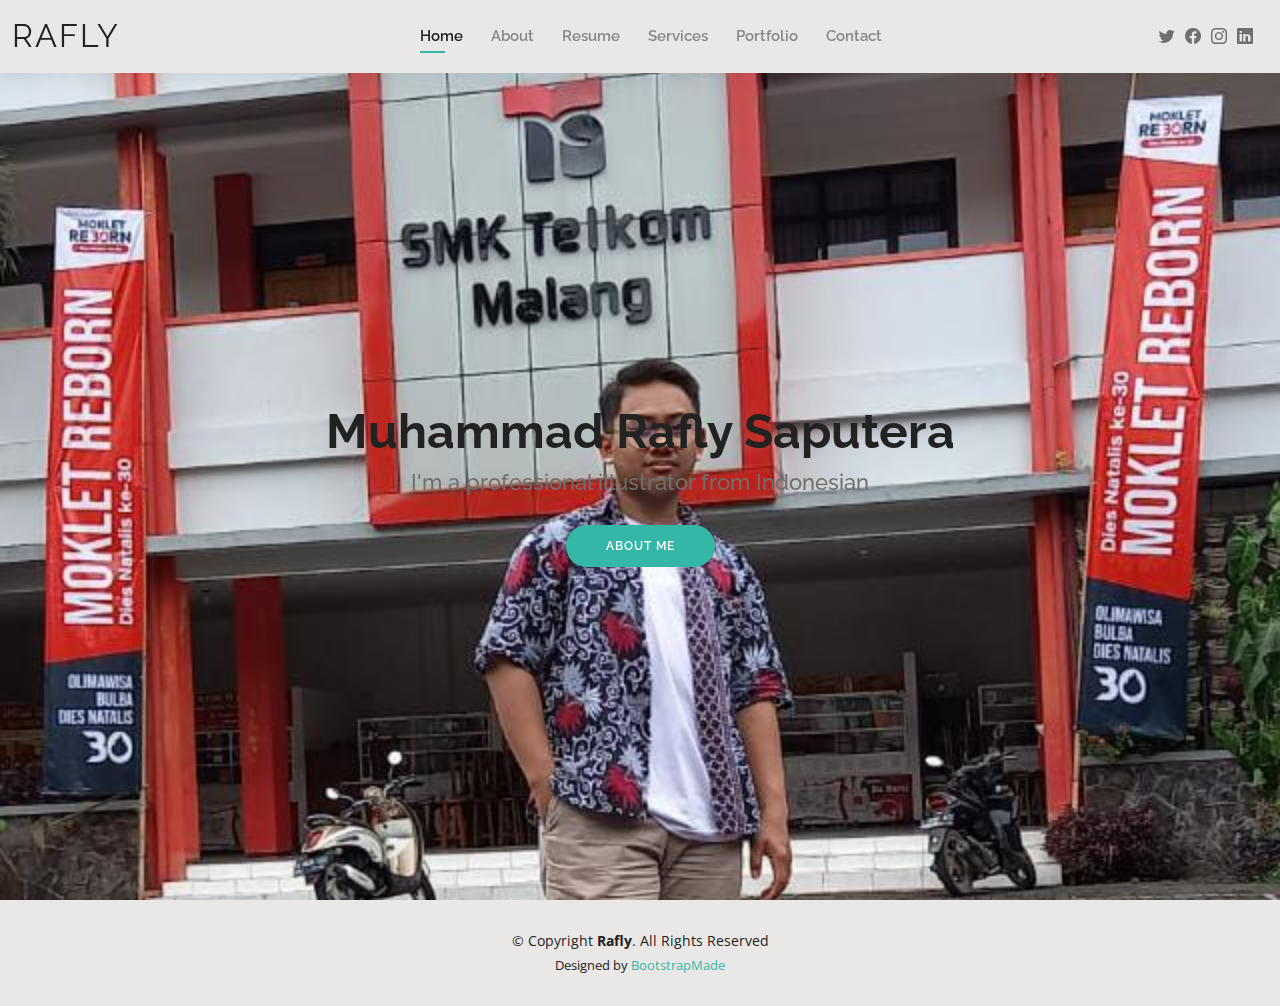
<file: index.html>
<!DOCTYPE html>
<html lang="en">

<head>
  <meta charset="utf-8">
  <meta content="width=device-width, initial-scale=1.0" name="viewport">

  <title>Portofolio Details - Rafly</title>
  <meta content="" name="description">
  <meta content="" name="keywords">

  <!-- Favicons -->
  <link href="assets/img/favicon.png" rel="icon">
  <link href="assets/img/apple-touch-icon.png" rel="apple-touch-icon">

  <!-- Google Fonts -->
  <link href="https://fonts.googleapis.com/css?family=Open+Sans:300,300i,400,400i,600,600i,700,700i|Raleway:300,300i,400,400i,500,500i,600,600i,700,700i|Poppins:300,300i,400,400i,500,500i,600,600i,700,700i" rel="stylesheet">

  <!-- Vendor CSS Files -->
  <link href="assets/vendor/aos/aos.css" rel="stylesheet">
  <link href="assets/vendor/bootstrap/css/bootstrap.min.css" rel="stylesheet">
  <link href="assets/vendor/bootstrap-icons/bootstrap-icons.css" rel="stylesheet">
  <link href="assets/vendor/boxicons/css/boxicons.min.css" rel="stylesheet">
  <link href="assets/vendor/glightbox/css/glightbox.min.css" rel="stylesheet">
  <link href="assets/vendor/swiper/swiper-bundle.min.css" rel="stylesheet">

  <!-- Template Main CSS File -->
  <link href="assets/css/style.css" rel="stylesheet">

  <!-- =======================================================
  * Template Name: Kelly - v4.10.0
  * Template URL: https://bootstrapmade.com/kelly-free-bootstrap-cv-resume-html-template/
  * Author: BootstrapMade.com
  * License: https://bootstrapmade.com/license/
  ======================================================== -->
</head>

<body>

  <!-- ======= Header ======= -->
  <header id="header" class="fixed-top">
    <div class="container-fluid d-flex justify-content-between align-items-center">

      <h1 class="logo me-auto me-lg-0"><a href="index.html">Rafly</a></h1>
      <!-- Uncomment below if you prefer to use an image logo -->
      <!-- <a href="index.html" class="logo"><img src="assets/img/logo.png" alt="" class="img-fluid"></a>-->

      <nav id="navbar" class="navbar order-last order-lg-0">
        <ul>
          <li><a class="active" href="index.html">Home</a></li>
          <li><a href="about.html">About</a></li>
          <li><a href="resume.html">Resume</a></li>
          <li><a href="services.html">Services</a></li>
          <li><a href="portfolio.html">Portfolio</a></li>
          <li><a href="contact.html">Contact</a></li>
        </ul>
        <i class="bi bi-list mobile-nav-toggle"></i>
      </nav><!-- .navbar -->

      <div class="header-social-links">
        <a href="#" class="twitter"><i class="bi bi-twitter"></i></a>
        <a href="#" class="facebook"><i class="bi bi-facebook"></i></a>
        <a href="#" class="instagram"><i class="bi bi-instagram"></i></a>
        <a href="#" class="linkedin"><i class="bi bi-linkedin"></i></i></a>
      </div>

    </div>

  </header><!-- End Header -->

  <!-- ======= Hero Section ======= -->
  <section id="hero" class="d-flex align-items-center">
    <div class="container d-flex flex-column align-items-center" data-aos="zoom-in" data-aos-delay="100">
      <h1>Muhammad Rafly Saputera</h1>
      <h2>I'm a professional illustrator from Indonesian</h2>
      <a href="about.html" class="btn-about">About Me</a>
    </div>
  </section><!-- End Hero -->

  <!-- ======= Footer ======= -->
  <footer id="footer">
    <div class="container">
      <div class="copyright">
        &copy; Copyright <strong><span>Rafly</span></strong>. All Rights Reserved
      </div>
      <div class="credits">
        <!-- All the links in the footer should remain intact. -->
        <!-- You can delete the links only if you purchased the pro version. -->
        <!-- Licensing information: https://bootstrapmade.com/license/ -->
        <!-- Purchase the pro version with working PHP/AJAX contact form: https://bootstrapmade.com/kelly-free-bootstrap-cv-resume-html-template/ -->
        Designed by <a href="https://bootstrapmade.com/">BootstrapMade</a>
      </div>
    </div>
  </footer><!-- End  Footer -->

  <div id="preloader"></div>
  <a href="#" class="back-to-top d-flex align-items-center justify-content-center"><i class="bi bi-arrow-up-short"></i></a>

  <!-- Vendor JS Files -->
  <script src="assets/vendor/purecounter/purecounter_vanilla.js"></script>
  <script src="assets/vendor/aos/aos.js"></script>
  <script src="assets/vendor/bootstrap/js/bootstrap.bundle.min.js"></script>
  <script src="assets/vendor/glightbox/js/glightbox.min.js"></script>
  <script src="assets/vendor/isotope-layout/isotope.pkgd.min.js"></script>
  <script src="assets/vendor/swiper/swiper-bundle.min.js"></script>
  <script src="assets/vendor/waypoints/noframework.waypoints.js"></script>
  <script src="assets/vendor/php-email-form/validate.js"></script>

  <!-- Template Main JS File -->
  <script src="assets/js/main.js"></script>

</body>

</html>
</file>
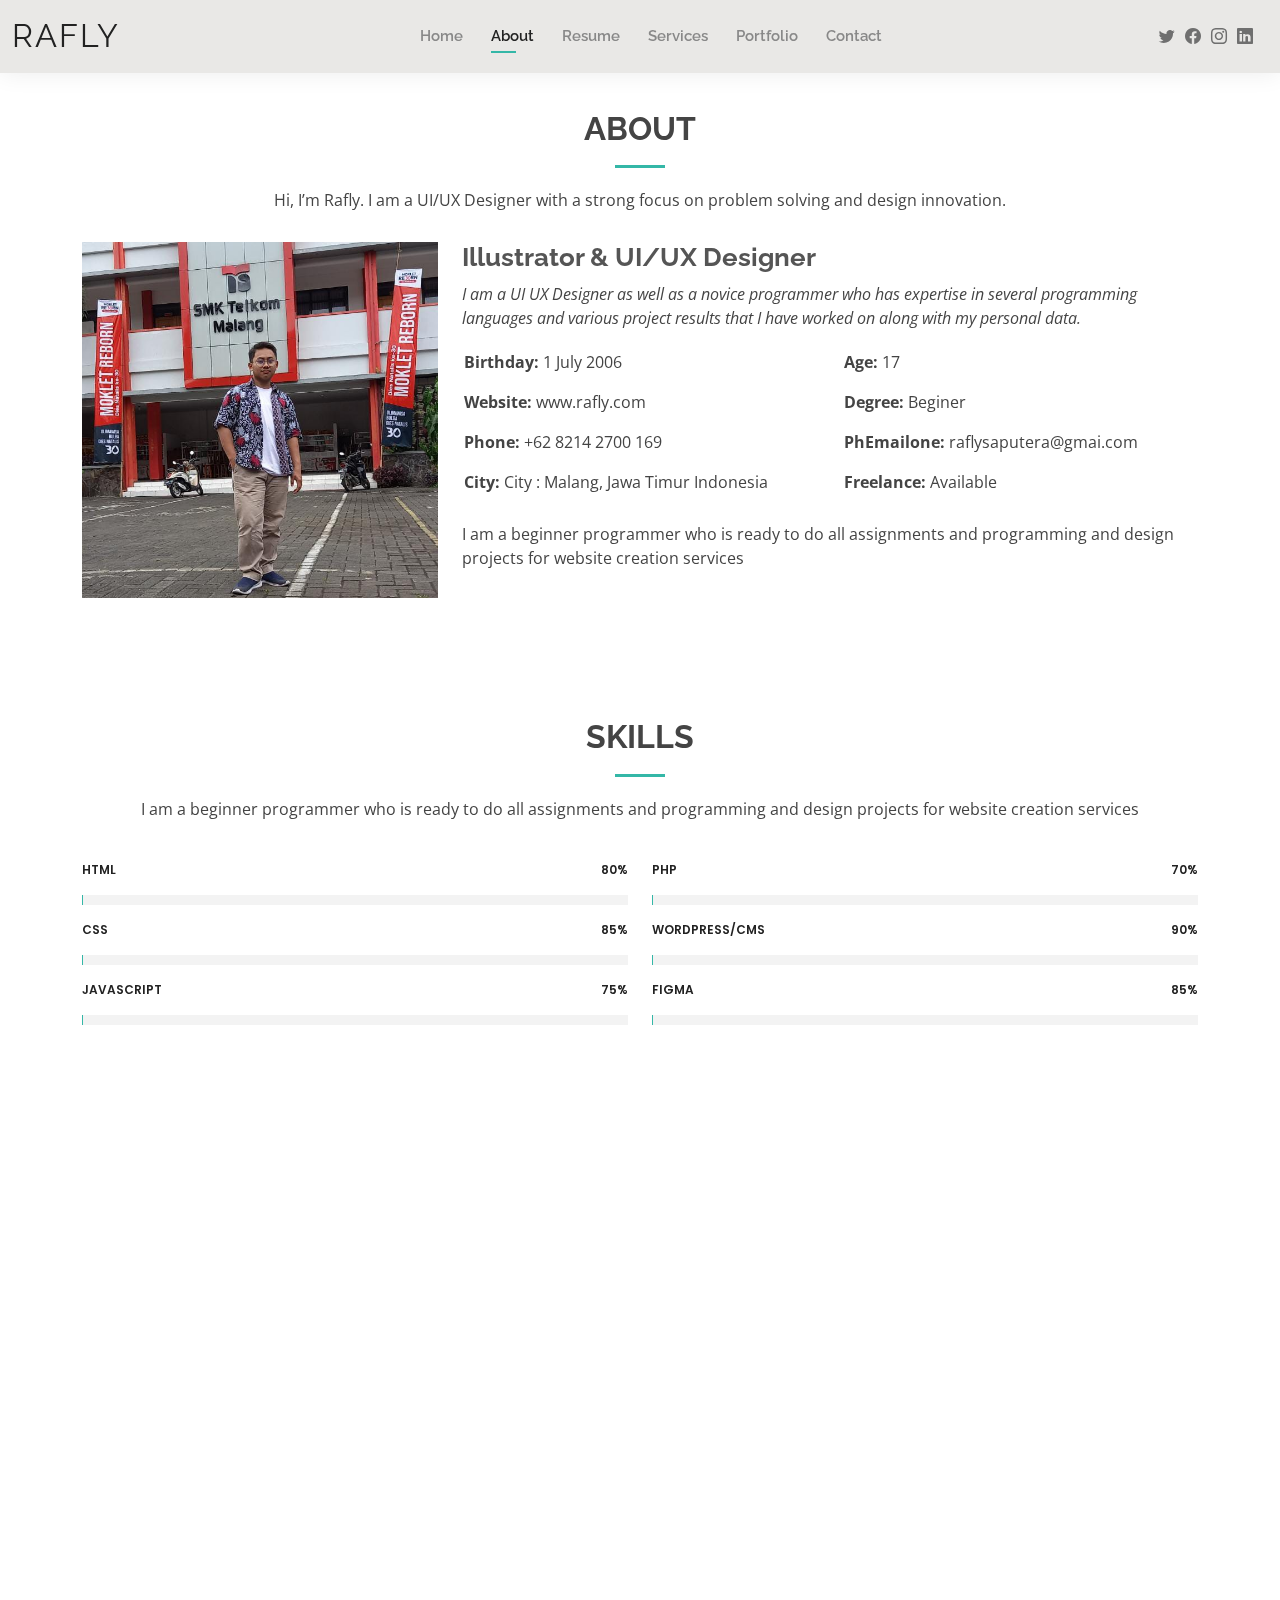
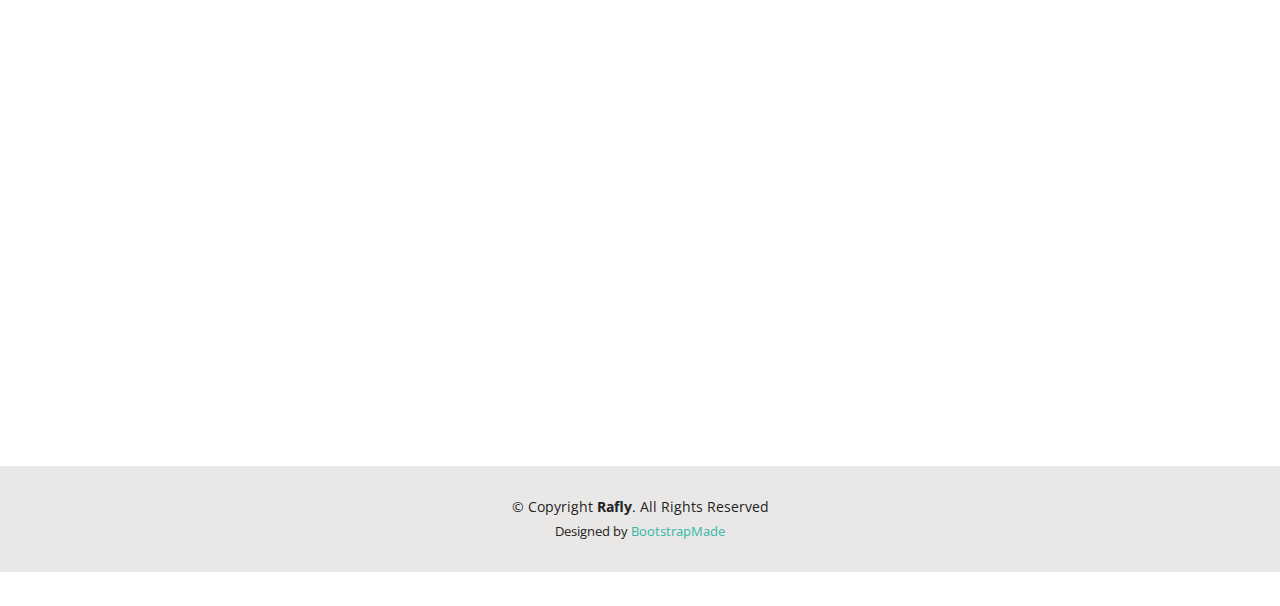
<file: about.html>
<!DOCTYPE html>
<html lang="en">

<head>
  <meta charset="utf-8">
  <meta content="width=device-width, initial-scale=1.0" name="viewport">

  <title>Portofolio Details - Rafly</title>
  <meta content="" name="description">
  <meta content="" name="keywords">

  <!-- Favicons -->
  <link href="assets/img/favicon.png" rel="icon">
  <link href="assets/img/apple-touch-icon.png" rel="apple-touch-icon">

  <!-- Google Fonts -->
  <link href="https://fonts.googleapis.com/css?family=Open+Sans:300,300i,400,400i,600,600i,700,700i|Raleway:300,300i,400,400i,500,500i,600,600i,700,700i|Poppins:300,300i,400,400i,500,500i,600,600i,700,700i" rel="stylesheet">

  <!-- Vendor CSS Files -->
  <link href="assets/vendor/aos/aos.css" rel="stylesheet">
  <link href="assets/vendor/bootstrap/css/bootstrap.min.css" rel="stylesheet">
  <link href="assets/vendor/bootstrap-icons/bootstrap-icons.css" rel="stylesheet">
  <link href="assets/vendor/boxicons/css/boxicons.min.css" rel="stylesheet">
  <link href="assets/vendor/glightbox/css/glightbox.min.css" rel="stylesheet">
  <link href="assets/vendor/swiper/swiper-bundle.min.css" rel="stylesheet">

  <!-- Template Main CSS File -->
  <link href="assets/css/style.css" rel="stylesheet">

  <!-- =======================================================
  * Template Name: Kelly - v4.10.0
  * Template URL: https://bootstrapmade.com/kelly-free-bootstrap-cv-resume-html-template/
  * Author: BootstrapMade.com
  * License: https://bootstrapmade.com/license/
  ======================================================== -->
</head>

<body>

  <!-- ======= Header ======= -->
  <header id="header" class="fixed-top">
    <div class="container-fluid d-flex justify-content-between align-items-center">

      <h1 class="logo me-auto me-lg-0"><a href="index.html">Rafly</a></h1>
      <!-- Uncomment below if you prefer to use an image logo -->
      <!-- <a href="index.html" class="logo"><img src="assets/img/logo.png" alt="" class="img-fluid"></a>-->

      <nav id="navbar" class="navbar order-last order-lg-0">
        <ul>
          <li><a href="index.html">Home</a></li>
          <li><a class="active" href="about.html">About</a></li>
          <li><a href="resume.html">Resume</a></li>
          <li><a href="services.html">Services</a></li>
          <li><a href="portfolio.html">Portfolio</a></li>
          <li><a href="contact.html">Contact</a></li>
        </ul>
        <i class="bi bi-list mobile-nav-toggle"></i>
      </nav><!-- .navbar -->

      <div class="header-social-links">
        <a href="#" class="twitter"><i class="bi bi-twitter"></i></a>
        <a href="#" class="facebook"><i class="bi bi-facebook"></i></a>
        <a href="#" class="instagram"><i class="bi bi-instagram"></i></a>
        <a href="#" class="linkedin"><i class="bi bi-linkedin"></i></i></a>
      </div>

    </div>

  </header><!-- End Header -->

  <main id="main">

    <!-- ======= About Section ======= -->
    <section id="about" class="about">
      <div class="container" data-aos="fade-up">

        <div class="section-title">
          <h2>About</h2>
          <p>Hi, I’m Rafly. I am a UI/UX Designer with a strong focus on problem solving and design innovation.</p>
        </div>

        <div class="row">
          <div class="col-lg-4">
            <img src="assets/img/aku.jpeg" class="img-fluid" alt="">
          </div>
          <div class="col-lg-8 pt-4 pt-lg-0 content">
            <h3>Illustrator &amp; UI/UX Designer</h3>
            <p class="fst-italic">
              I am a UI UX Designer as well as a novice programmer who has expertise in several programming languages
             and various project results that I have worked on along with my personal data.
            </p>
            <div class="row">
              <div class="col-lg-6">
                <ul>
                  <li><i class="bi bi-rounded-right"></i> <strong>Birthday:</strong> 1 July 2006 </li>
                  <li><i class="bi bi-rounded-right"></i> <strong>Website:</strong> www.rafly.com</li>
                  <li><i class="bi bi-rounded-right"></i> <strong>Phone:</strong> +62 8214 2700 169</li>
                  <li><i class="bi bi-rounded-right"></i> <strong>City:</strong> City : Malang, Jawa Timur Indonesia</li>
                </ul>
              </div>
              <div class="col-lg-6">
                <ul>
                  <li><i class="bi bi-rounded-right"></i> <strong>Age:</strong> 17</li>
                  <li><i class="bi bi-rounded-right"></i> <strong>Degree:</strong> Beginer</li>
                  <li><i class="bi bi-rounded-right"></i> <strong>PhEmailone:</strong> raflysaputera@gmai.com</li>
                  <li><i class="bi bi-rounded-right"></i> <strong>Freelance:</strong> Available</li>
                </ul>
              </div>
            </div>
            <p>
              I am a beginner programmer who is ready to do all assignments and programming and design projects for website creation services
            </p>
          </div>
        </div>

      </div>
    </section><!-- End About Section -->

    <!-- ======= Skills Section ======= -->
    <section id="skills" class="skills">
      <div class="container" data-aos="fade-up">

        <div class="section-title">
          <h2>Skills</h2>
          <p>I am a beginner programmer who is ready to do all assignments and programming and design projects for website creation services</p>
        </div>

        <div class="row skills-content">

          <div class="col-lg-6">

            <div class="progress">
              <span class="skill">HTML <i class="val">80%</i></span>
              <div class="progress-bar-wrap">
                <div class="progress-bar" role="progressbar" aria-valuenow="80" aria-valuemin="0" aria-valuemax="100"></div>
              </div>
            </div>

            <div class="progress">
              <span class="skill">CSS <i class="val">85%</i></span>
              <div class="progress-bar-wrap">
                <div class="progress-bar" role="progressbar" aria-valuenow="85" aria-valuemin="0" aria-valuemax="100"></div>
              </div>
            </div>

            <div class="progress">
              <span class="skill">JavaScript <i class="val">75%</i></span>
              <div class="progress-bar-wrap">
                <div class="progress-bar" role="progressbar" aria-valuenow="75" aria-valuemin="0" aria-valuemax="100"></div>
              </div>
            </div>

          </div>

          <div class="col-lg-6">

            <div class="progress">
              <span class="skill">PHP <i class="val">70%</i></span>
              <div class="progress-bar-wrap">
                <div class="progress-bar" role="progressbar" aria-valuenow="70" aria-valuemin="0" aria-valuemax="100"></div>
              </div>
            </div>

            <div class="progress">
              <span class="skill">WordPress/CMS <i class="val">90%</i></span>
              <div class="progress-bar-wrap">
                <div class="progress-bar" role="progressbar" aria-valuenow="90" aria-valuemin="0" aria-valuemax="100"></div>
              </div>
            </div>

            <div class="progress">
              <span class="skill">Figma <i class="val">85%</i></span>
              <div class="progress-bar-wrap">
                <div class="progress-bar" role="progressbar" aria-valuenow="85" aria-valuemin="0" aria-valuemax="100"></div>
              </div>
            </div>

          </div>

        </div>

      </div>
    </section><!-- End Skills Section -->

    <!-- ======= Facts Section ======= -->
    <section id="facts" class="facts">
      <div class="container" data-aos="fade-up">

        <div class="section-title">
          <h2>Facts</h2>
          <p>Magnam dolores commodi suscipit. Necessitatibus eius consequatur ex aliquid fuga eum quidem. Sit sint consectetur velit. Quisquam quos quisquam cupiditate. Et nemo qui impedit suscipit alias ea. Quia fugiat sit in iste officiis commodi quidem hic quas.</p>
        </div>

        <div class="row counters">

          <div class="col-lg-3 col-6 text-center">
            <span data-purecounter-start="0" data-purecounter-end="150" data-purecounter-duration="1" class="purecounter"></span>
            <p>Clients</p>
          </div>

          <div class="col-lg-3 col-6 text-center">
            <span data-purecounter-start="0" data-purecounter-end="247" data-purecounter-duration="1" class="purecounter"></span>
            <p>Projects</p>
          </div>

          <div class="col-lg-3 col-6 text-center">
            <span data-purecounter-start="0" data-purecounter-end="850" data-purecounter-duration="1" class="purecounter"></span>
            <p>Hours Of Support</p>
          </div>

          <div class="col-lg-3 col-6 text-center">
            <span data-purecounter-start="0" data-purecounter-end="15" data-purecounter-duration="1" class="purecounter"></span>
            <p>Hard Workers</p>
          </div>

        </div>

      </div>
    </section><!-- End Facts Section -->

    <!-- ======= Testimonials Section ======= -->
    <section id="testimonials" class="testimonials">
      <div class="container" data-aos="fade-up">

        <div class="section-title">
          <h2>Testimonials</h2>
          <p>Magnam dolores commodi suscipit. Necessitatibus eius consequatur ex aliquid fuga eum quidem. Sit sint consectetur velit. Quisquam quos quisquam cupiditate. Et nemo qui impedit suscipit alias ea. Quia fugiat sit in iste officiis commodi quidem hic quas.</p>
        </div>

        <div class="testimonials-slider swiper" data-aos="fade-up" data-aos-delay="100">
          <div class="swiper-wrapper">

            <div class="swiper-slide">
              <div class="testimonial-item">
                <img src="assets/img/testimonials/testimonials-1.jpg" class="testimonial-img" alt="">
                <h3>Saul Goodman</h3>
                <h4>Ceo &amp; Founder</h4>
                <p>
                  <i class="bx bxs-quote-alt-left quote-icon-left"></i>
                  Proin iaculis purus consequat sem cure digni ssim donec porttitora entum suscipit rhoncus. Accusantium quam, ultricies eget id, aliquam eget nibh et. Maecen aliquam, risus at semper.
                  <i class="bx bxs-quote-alt-right quote-icon-right"></i>
                </p>
              </div>
            </div><!-- End testimonial item -->

            <div class="swiper-slide">
              <div class="testimonial-item">
                <img src="assets/img/testimonials/testimonials-2.jpg" class="testimonial-img" alt="">
                <h3>Sara Wilsson</h3>
                <h4>Designer</h4>
                <p>
                  <i class="bx bxs-quote-alt-left quote-icon-left"></i>
                  Export tempor illum tamen malis malis eram quae irure esse labore quem cillum quid cillum eram malis quorum velit fore eram velit sunt aliqua noster fugiat irure amet legam anim culpa.
                  <i class="bx bxs-quote-alt-right quote-icon-right"></i>
                </p>
              </div>
            </div><!-- End testimonial item -->

            <div class="swiper-slide">
              <div class="testimonial-item">
                <img src="assets/img/testimonials/testimonials-3.jpg" class="testimonial-img" alt="">
                <h3>Jena Karlis</h3>
                <h4>Store Owner</h4>
                <p>
                  <i class="bx bxs-quote-alt-left quote-icon-left"></i>
                  Enim nisi quem export duis labore cillum quae magna enim sint quorum nulla quem veniam duis minim tempor labore quem eram duis noster aute amet eram fore quis sint minim.
                  <i class="bx bxs-quote-alt-right quote-icon-right"></i>
                </p>
              </div>
            </div><!-- End testimonial item -->

            <div class="swiper-slide">
              <div class="testimonial-item">
                <img src="assets/img/testimonials/testimonials-4.jpg" class="testimonial-img" alt="">
                <h3>Matt Brandon</h3>
                <h4>Freelancer</h4>
                <p>
                  <i class="bx bxs-quote-alt-left quote-icon-left"></i>
                  Fugiat enim eram quae cillum dolore dolor amet nulla culpa multos export minim fugiat minim velit minim dolor enim duis veniam ipsum anim magna sunt elit fore quem dolore labore illum veniam.
                  <i class="bx bxs-quote-alt-right quote-icon-right"></i>
                </p>
              </div>
            </div><!-- End testimonial item -->

            <div class="swiper-slide">
              <div class="testimonial-item">
                <img src="assets/img/testimonials/testimonials-5.jpg" class="testimonial-img" alt="">
                <h3>John Larson</h3>
                <h4>Entrepreneur</h4>
                <p>
                  <i class="bx bxs-quote-alt-left quote-icon-left"></i>
                  Quis quorum aliqua sint quem legam fore sunt eram irure aliqua veniam tempor noster veniam enim culpa labore duis sunt culpa nulla illum cillum fugiat legam esse veniam culpa fore nisi cillum quid.
                  <i class="bx bxs-quote-alt-right quote-icon-right"></i>
                </p>
              </div>
            </div><!-- End testimonial item -->

          </div>
          <div class="swiper-pagination"></div>
        </div>

      </div>
    </section><!-- End Testimonials Section -->

  </main><!-- End #main -->

  <!-- ======= Footer ======= -->
  <footer id="footer">
    <div class="container">
      <div class="copyright">
        &copy; Copyright <strong><span>Rafly</span></strong>. All Rights Reserved
      </div>
      <div class="credits">
        <!-- All the links in the footer should remain intact. -->
        <!-- You can delete the links only if you purchased the pro version. -->
        <!-- Licensing information: https://bootstrapmade.com/license/ -->
        <!-- Purchase the pro version with working PHP/AJAX contact form: https://bootstrapmade.com/kelly-free-bootstrap-cv-resume-html-template/ -->
        Designed by <a href="https://bootstrapmade.com/">BootstrapMade</a>
      </div>
    </div>
  </footer><!-- End  Footer -->

  <div id="preloader"></div>
  <a href="#" class="back-to-top d-flex align-items-center justify-content-center"><i class="bi bi-arrow-up-short"></i></a>

  <!-- Vendor JS Files -->
  <script src="assets/vendor/purecounter/purecounter_vanilla.js"></script>
  <script src="assets/vendor/aos/aos.js"></script>
  <script src="assets/vendor/bootstrap/js/bootstrap.bundle.min.js"></script>
  <script src="assets/vendor/glightbox/js/glightbox.min.js"></script>
  <script src="assets/vendor/isotope-layout/isotope.pkgd.min.js"></script>
  <script src="assets/vendor/swiper/swiper-bundle.min.js"></script>
  <script src="assets/vendor/waypoints/noframework.waypoints.js"></script>
  <script src="assets/vendor/php-email-form/validate.js"></script>

  <!-- Template Main JS File -->
  <script src="assets/js/main.js"></script>

</body>

</html>
</file>
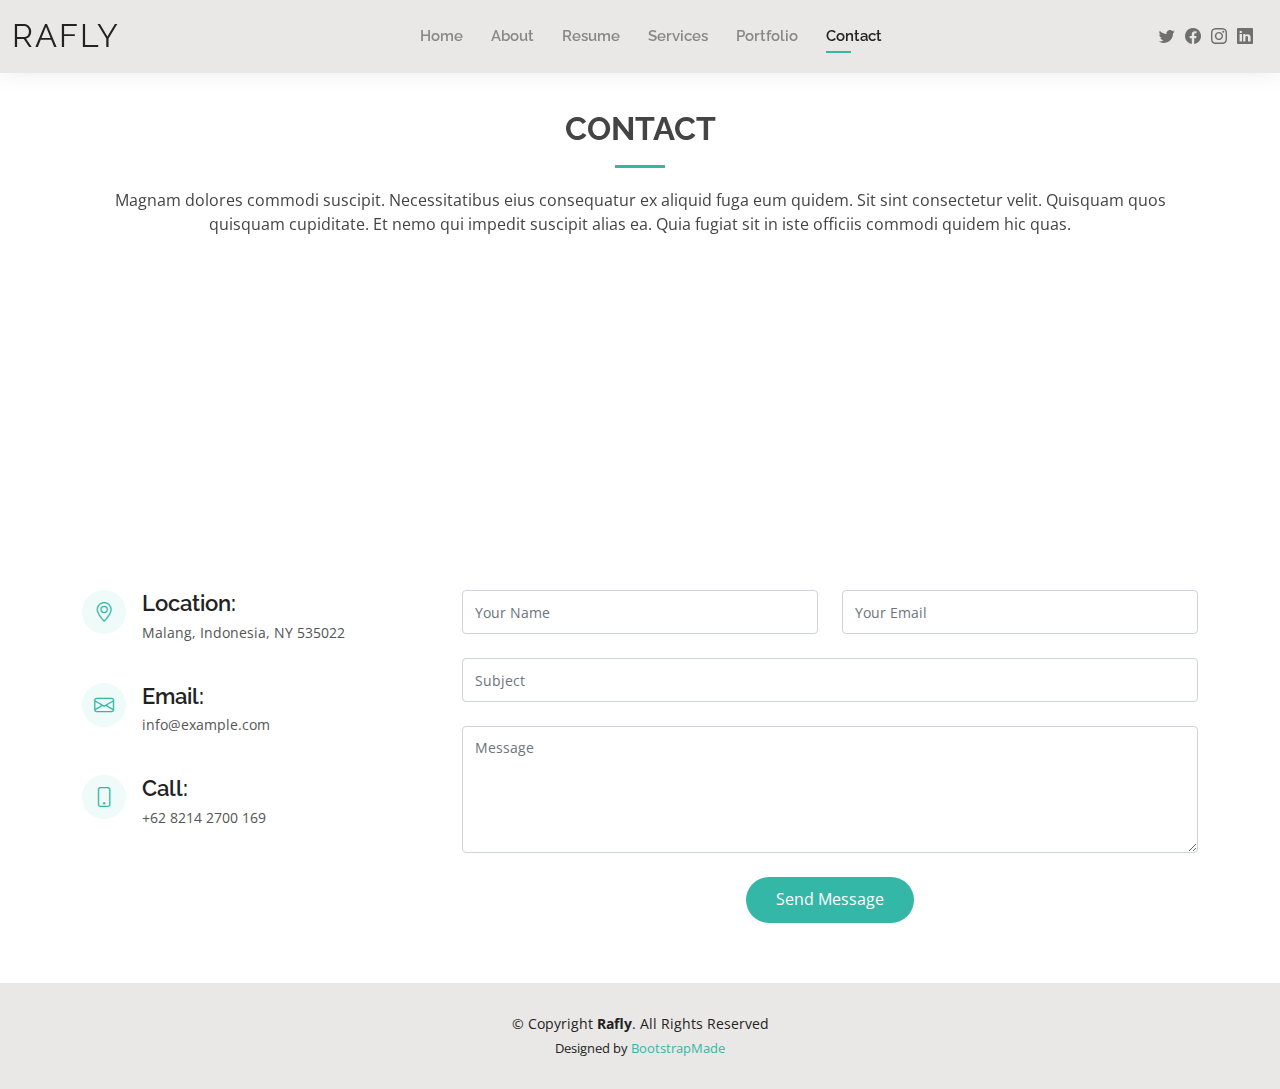
<file: contact.html>
<!DOCTYPE html>
<html lang="en">

<head>
  <meta charset="utf-8">
  <meta content="width=device-width, initial-scale=1.0" name="viewport">

  <title>Portofolio Details - Rafly</title>
  <meta content="" name="description">
  <meta content="" name="keywords">

  <!-- Favicons -->
  <link href="assets/img/favicon.png" rel="icon">
  <link href="assets/img/apple-touch-icon.png" rel="apple-touch-icon">

  <!-- Google Fonts -->
  <link href="https://fonts.googleapis.com/css?family=Open+Sans:300,300i,400,400i,600,600i,700,700i|Raleway:300,300i,400,400i,500,500i,600,600i,700,700i|Poppins:300,300i,400,400i,500,500i,600,600i,700,700i" rel="stylesheet">

  <!-- Vendor CSS Files -->
  <link href="assets/vendor/aos/aos.css" rel="stylesheet">
  <link href="assets/vendor/bootstrap/css/bootstrap.min.css" rel="stylesheet">
  <link href="assets/vendor/bootstrap-icons/bootstrap-icons.css" rel="stylesheet">
  <link href="assets/vendor/boxicons/css/boxicons.min.css" rel="stylesheet">
  <link href="assets/vendor/glightbox/css/glightbox.min.css" rel="stylesheet">
  <link href="assets/vendor/swiper/swiper-bundle.min.css" rel="stylesheet">

  <!-- Template Main CSS File -->
  <link href="assets/css/style.css" rel="stylesheet">

  <!-- =======================================================
  * Template Name: Kelly - v4.10.0
  * Template URL: https://bootstrapmade.com/kelly-free-bootstrap-cv-resume-html-template/
  * Author: BootstrapMade.com
  * License: https://bootstrapmade.com/license/
  ======================================================== -->
</head>

<body>

  <!-- ======= Header ======= -->
  <header id="header" class="fixed-top">
    <div class="container-fluid d-flex justify-content-between align-items-center">

      <h1 class="logo me-auto me-lg-0"><a href="index.html">Rafly</a></h1>
      <!-- Uncomment below if you prefer to use an image logo -->
      <!-- <a href="index.html" class="logo"><img src="assets/img/logo.png" alt="" class="img-fluid"></a>-->

      <nav id="navbar" class="navbar order-last order-lg-0">
        <ul>
          <li><a href="index.html">Home</a></li>
          <li><a href="about.html">About</a></li>
          <li><a href="resume.html">Resume</a></li>
          <li><a href="services.html">Services</a></li>
          <li><a href="portfolio.html">Portfolio</a></li>
          <li><a class="active" href="contact.html">Contact</a></li>
        </ul>
        <i class="bi bi-list mobile-nav-toggle"></i>
      </nav><!-- .navbar -->

      <div class="header-social-links">
        <a href="#" class="twitter"><i class="bi bi-twitter"></i></a>
        <a href="#" class="facebook"><i class="bi bi-facebook"></i></a>
        <a href="#" class="instagram"><i class="bi bi-instagram"></i></a>
        <a href="#" class="linkedin"><i class="bi bi-linkedin"></i></i></a>
      </div>

    </div>

  </header><!-- End Header -->

  <main id="main">

    <!-- ======= Contact Section ======= -->
    <section id="contact" class="contact">
      <div class="container" data-aos="fade-up">

        <div class="section-title">
          <h2>Contact</h2>
          <p>Magnam dolores commodi suscipit. Necessitatibus eius consequatur ex aliquid fuga eum quidem. Sit sint consectetur velit. Quisquam quos quisquam cupiditate. Et nemo qui impedit suscipit alias ea. Quia fugiat sit in iste officiis commodi quidem hic quas.</p>
        </div>

        <div>
          <iframe style="border:0; width: 100%; height: 270px;" src="https://www.google.com/maps/embed?pb=!1m14!1m8!1m3!1d12097.433213460943!2d-74.0062269!3d40.7101282!3m2!1i1024!2i768!4f13.1!3m3!1m2!1s0x0%3A0xb89d1fe6bc499443!2sDowntown+Conference+Center!5e0!3m2!1smk!2sbg!4v1539943755621" frameborder="0" allowfullscreen></iframe>
        </div>

        <div class="row mt-5">

          <div class="col-lg-4">
            <div class="info">
              <div class="address">
                <i class="bi bi-geo-alt"></i>
                <h4>Location:</h4>
                <p>Malang, Indonesia, NY 535022</p>
              </div>

              <div class="email">
                <i class="bi bi-envelope"></i>
                <h4>Email:</h4>
                <p>info@example.com</p>
              </div>

              <div class="phone">
                <i class="bi bi-phone"></i>
                <h4>Call:</h4>
                <p>+62 8214 2700 169</p>
              </div>

            </div>

          </div>

          <div class="col-lg-8 mt-5 mt-lg-0">

            <form action="forms/contact.php" method="post" role="form" class="php-email-form">
              <div class="row">
                <div class="col-md-6 form-group">
                  <input type="text" name="name" class="form-control" id="name" placeholder="Your Name" required>
                </div>
                <div class="col-md-6 form-group mt-3 mt-md-0">
                  <input type="email" class="form-control" name="email" id="email" placeholder="Your Email" required>
                </div>
              </div>
              <div class="form-group mt-3">
                <input type="text" class="form-control" name="subject" id="subject" placeholder="Subject" required>
              </div>
              <div class="form-group mt-3">
                <textarea class="form-control" name="message" rows="5" placeholder="Message" required></textarea>
              </div>
              <div class="my-3">
                <div class="loading">Loading</div>
                <div class="error-message"></div>
                <div class="sent-message">Your message has been sent. Thank you!</div>
              </div>
              <div class="text-center"><button type="submit">Send Message</button></div>
            </form>

          </div>

        </div>

      </div>
    </section><!-- End Contact Section -->

  </main><!-- End #main -->

  <!-- ======= Footer ======= -->
  <footer id="footer">
    <div class="container">
      <div class="copyright">
        &copy; Copyright <strong><span>Rafly</span></strong>. All Rights Reserved
      </div>
      <div class="credits">
        <!-- All the links in the footer should remain intact. -->
        <!-- You can delete the links only if you purchased the pro version. -->
        <!-- Licensing information: https://bootstrapmade.com/license/ -->
        <!-- Purchase the pro version with working PHP/AJAX contact form: https://bootstrapmade.com/kelly-free-bootstrap-cv-resume-html-template/ -->
        Designed by <a href="https://bootstrapmade.com/">BootstrapMade</a>
      </div>
    </div>
  </footer><!-- End  Footer -->

  <div id="preloader"></div>
  <a href="#" class="back-to-top d-flex align-items-center justify-content-center"><i class="bi bi-arrow-up-short"></i></a>

  <!-- Vendor JS Files -->
  <script src="assets/vendor/purecounter/purecounter_vanilla.js"></script>
  <script src="assets/vendor/aos/aos.js"></script>
  <script src="assets/vendor/bootstrap/js/bootstrap.bundle.min.js"></script>
  <script src="assets/vendor/glightbox/js/glightbox.min.js"></script>
  <script src="assets/vendor/isotope-layout/isotope.pkgd.min.js"></script>
  <script src="assets/vendor/swiper/swiper-bundle.min.js"></script>
  <script src="assets/vendor/waypoints/noframework.waypoints.js"></script>
  <script src="assets/vendor/php-email-form/validate.js"></script>

  <!-- Template Main JS File -->
  <script src="assets/js/main.js"></script>

</body>

</html>
</file>
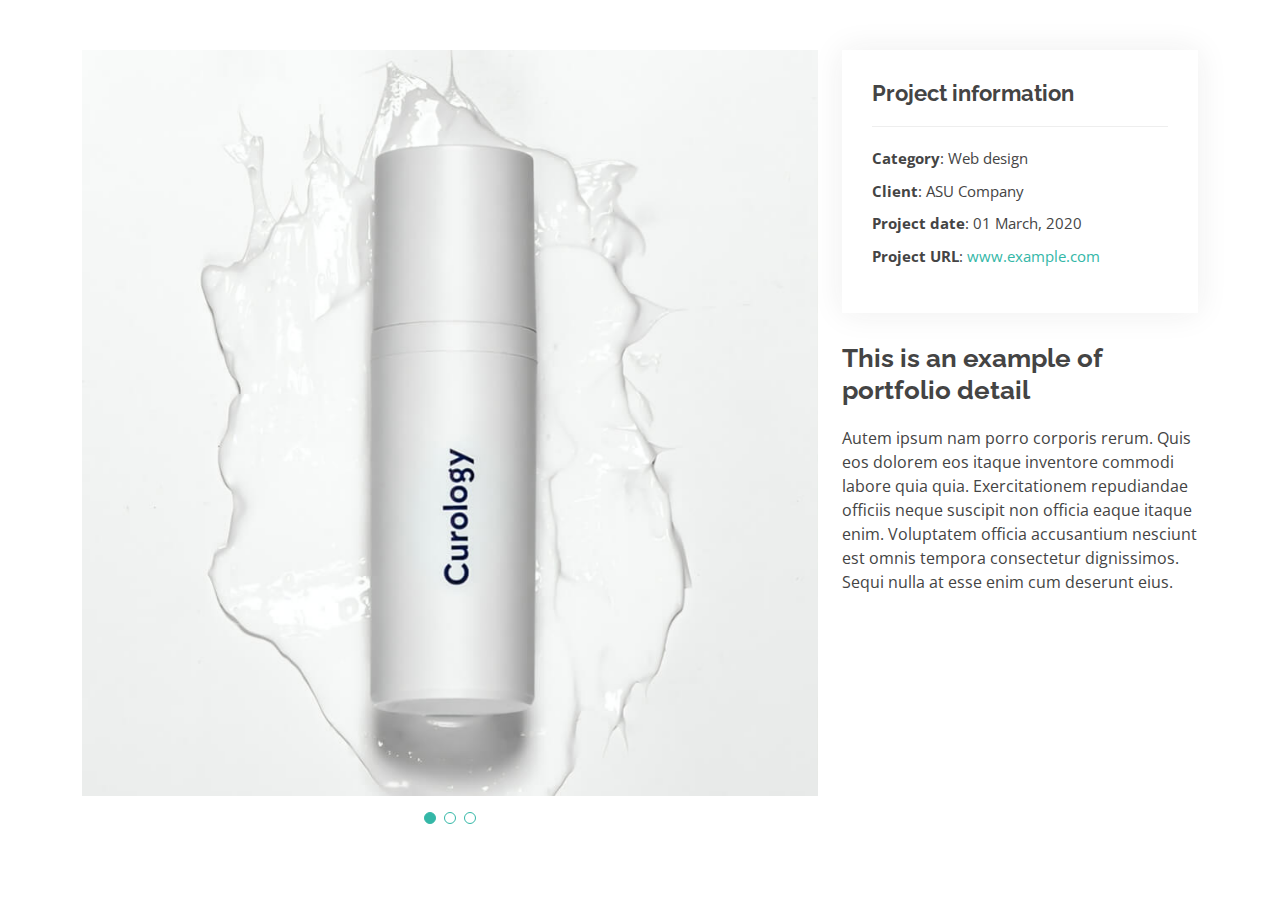
<file: portfolio-details.html>
<!DOCTYPE html>
<html lang="en">

<head>
  <meta charset="utf-8">
  <meta content="width=device-width, initial-scale=1.0" name="viewport">

  <title>Portfolio Details - Rafly</title>
  <meta content="" name="description">
  <meta content="" name="keywords">

  <!-- Favicons -->
  <link href="assets/img/favicon.png" rel="icon">
  <link href="assets/img/apple-touch-icon.png" rel="apple-touch-icon">

  <!-- Google Fonts -->
  <link href="https://fonts.googleapis.com/css?family=Open+Sans:300,300i,400,400i,600,600i,700,700i|Raleway:300,300i,400,400i,500,500i,600,600i,700,700i|Poppins:300,300i,400,400i,500,500i,600,600i,700,700i" rel="stylesheet">

  <!-- Vendor CSS Files -->
  <link href="assets/vendor/aos/aos.css" rel="stylesheet">
  <link href="assets/vendor/bootstrap/css/bootstrap.min.css" rel="stylesheet">
  <link href="assets/vendor/bootstrap-icons/bootstrap-icons.css" rel="stylesheet">
  <link href="assets/vendor/boxicons/css/boxicons.min.css" rel="stylesheet">
  <link href="assets/vendor/glightbox/css/glightbox.min.css" rel="stylesheet">
  <link href="assets/vendor/swiper/swiper-bundle.min.css" rel="stylesheet">

  <!-- Template Main CSS File -->
  <link href="assets/css/style.css" rel="stylesheet">

  <!-- =======================================================
  * Template Name: Kelly - v4.10.0
  * Template URL: https://bootstrapmade.com/kelly-free-bootstrap-cv-resume-html-template/
  * Author: BootstrapMade.com
  * License: https://bootstrapmade.com/license/
  ======================================================== -->
</head>

<body>

  <main id="main">

    <!-- ======= Portfolio Details Section ======= -->
    <section id="portfolio-details" class="portfolio-details">
      <div class="container">

        <div class="row gy-4">

          <div class="col-lg-8">
            <div class="portfolio-details-slider swiper">
              <div class="swiper-wrapper align-items-center">

                <div class="swiper-slide">
                  <img src="assets/img/portfolio/portfolio-1.jpg" alt="">
                </div>

                <div class="swiper-slide">
                  <img src="assets/img/portfolio/portfolio-2.jpg" alt="">
                </div>

                <div class="swiper-slide">
                  <img src="assets/img/portfolio/portfolio-3.jpg" alt="">
                </div>

              </div>
              <div class="swiper-pagination"></div>
            </div>
          </div>

          <div class="col-lg-4">
            <div class="portfolio-info">
              <h3>Project information</h3>
              <ul>
                <li><strong>Category</strong>: Web design</li>
                <li><strong>Client</strong>: ASU Company</li>
                <li><strong>Project date</strong>: 01 March, 2020</li>
                <li><strong>Project URL</strong>: <a href="#">www.example.com</a></li>
              </ul>
            </div>
            <div class="portfolio-description">
              <h2>This is an example of portfolio detail</h2>
              <p>
                Autem ipsum nam porro corporis rerum. Quis eos dolorem eos itaque inventore commodi labore quia quia. Exercitationem repudiandae officiis neque suscipit non officia eaque itaque enim. Voluptatem officia accusantium nesciunt est omnis tempora consectetur dignissimos. Sequi nulla at esse enim cum deserunt eius.
              </p>
            </div>
          </div>

        </div>

      </div>
    </section><!-- End Portfolio Details Section -->

  </main><!-- End #main -->

  <div id="preloader"></div>
  <a href="#" class="back-to-top d-flex align-items-center justify-content-center"><i class="bi bi-arrow-up-short"></i></a>

  <!-- Vendor JS Files -->
  <script src="assets/vendor/purecounter/purecounter_vanilla.js"></script>
  <script src="assets/vendor/aos/aos.js"></script>
  <script src="assets/vendor/bootstrap/js/bootstrap.bundle.min.js"></script>
  <script src="assets/vendor/glightbox/js/glightbox.min.js"></script>
  <script src="assets/vendor/isotope-layout/isotope.pkgd.min.js"></script>
  <script src="assets/vendor/swiper/swiper-bundle.min.js"></script>
  <script src="assets/vendor/waypoints/noframework.waypoints.js"></script>
  <script src="assets/vendor/php-email-form/validate.js"></script>

  <!-- Template Main JS File -->
  <script src="assets/js/main.js"></script>

</body>

</html>
</file>
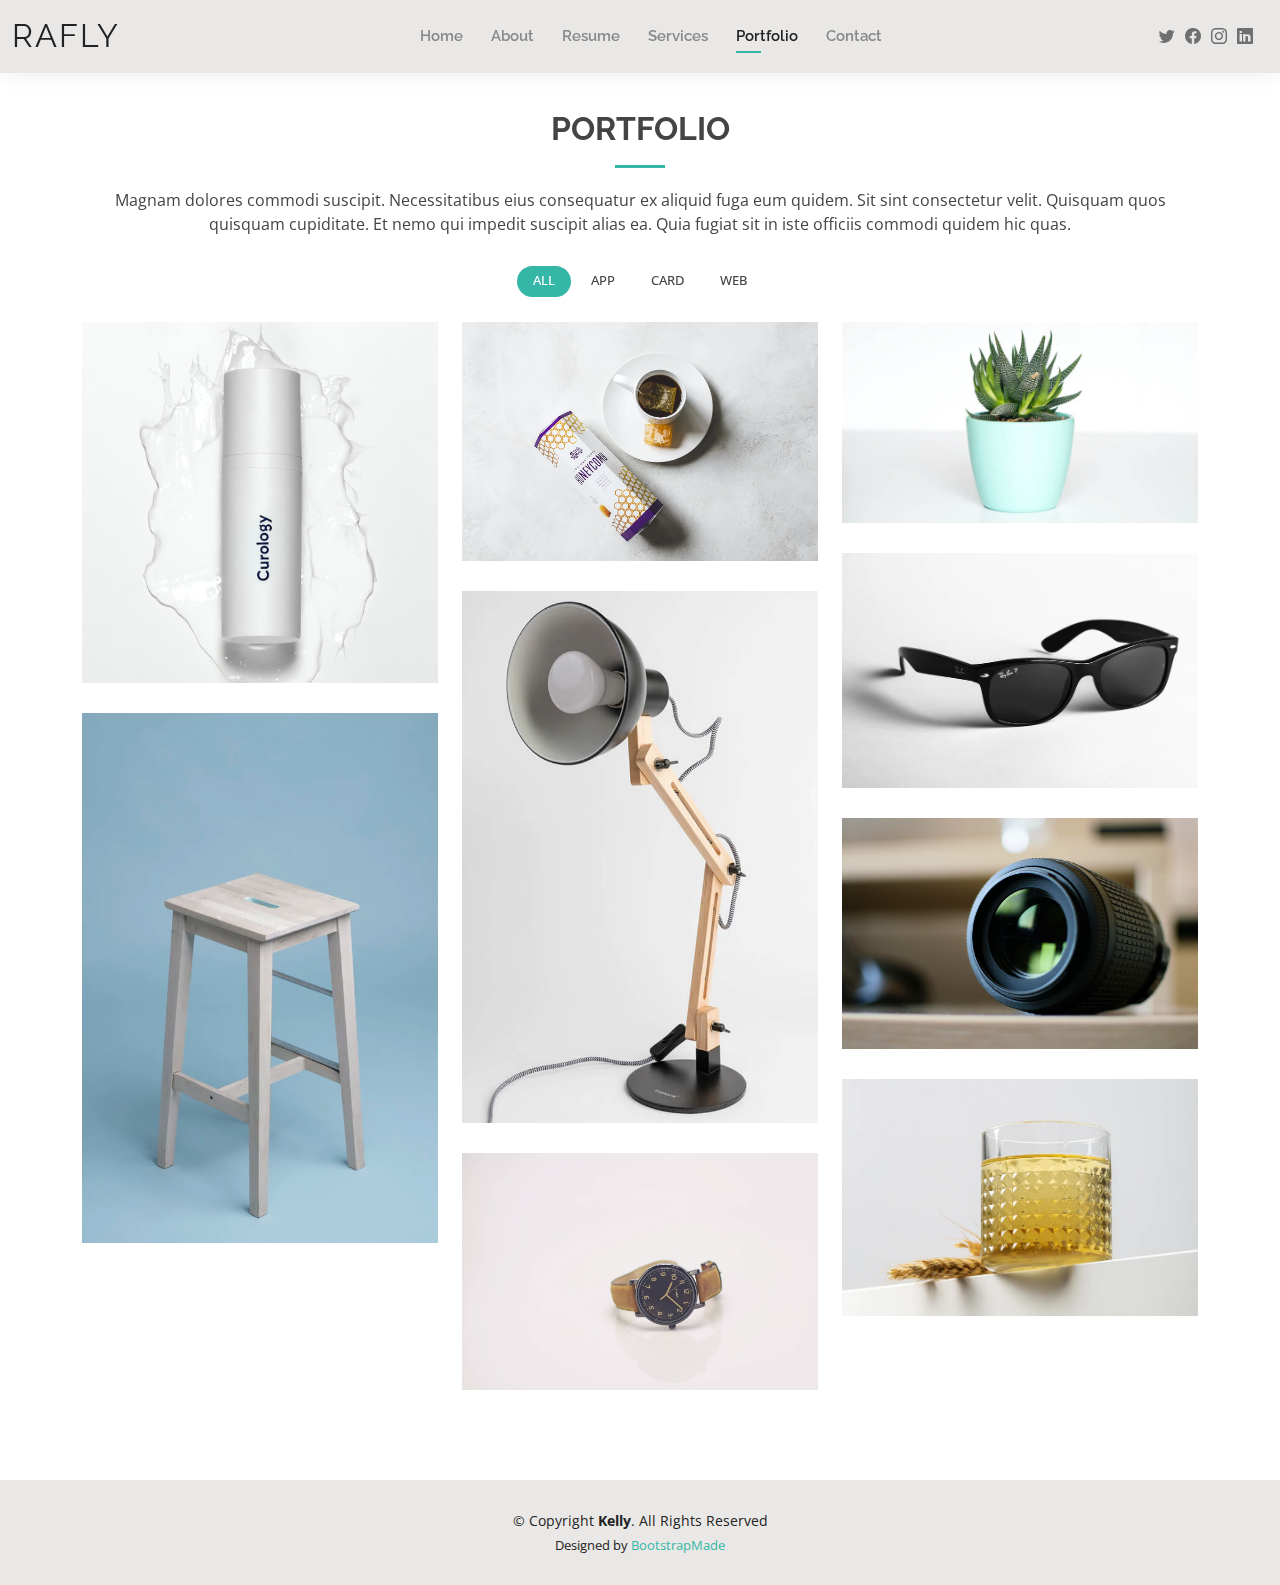
<file: portfolio.html>
<!DOCTYPE html>
<html lang="en">

<head>
  <meta charset="utf-8">
  <meta content="width=device-width, initial-scale=1.0" name="viewport">

  <title>Portfolio - Rafly</title>
  <meta content="" name="description">
  <meta content="" name="keywords">

  <!-- Favicons -->
  <link href="assets/img/favicon.png" rel="icon">
  <link href="assets/img/apple-touch-icon.png" rel="apple-touch-icon">

  <!-- Google Fonts -->
  <link href="https://fonts.googleapis.com/css?family=Open+Sans:300,300i,400,400i,600,600i,700,700i|Raleway:300,300i,400,400i,500,500i,600,600i,700,700i|Poppins:300,300i,400,400i,500,500i,600,600i,700,700i" rel="stylesheet">

  <!-- Vendor CSS Files -->
  <link href="assets/vendor/aos/aos.css" rel="stylesheet">
  <link href="assets/vendor/bootstrap/css/bootstrap.min.css" rel="stylesheet">
  <link href="assets/vendor/bootstrap-icons/bootstrap-icons.css" rel="stylesheet">
  <link href="assets/vendor/boxicons/css/boxicons.min.css" rel="stylesheet">
  <link href="assets/vendor/glightbox/css/glightbox.min.css" rel="stylesheet">
  <link href="assets/vendor/swiper/swiper-bundle.min.css" rel="stylesheet">

  <!-- Template Main CSS File -->
  <link href="assets/css/style.css" rel="stylesheet">

  <!-- =======================================================
  * Template Name: Kelly - v4.10.0
  * Template URL: https://bootstrapmade.com/kelly-free-bootstrap-cv-resume-html-template/
  * Author: BootstrapMade.com
  * License: https://bootstrapmade.com/license/
  ======================================================== -->
</head>

<body>

  <!-- ======= Header ======= -->
  <header id="header" class="fixed-top">
    <div class="container-fluid d-flex justify-content-between align-items-center">

      <h1 class="logo me-auto me-lg-0"><a href="index.html">Rafly</a></h1>
      <!-- Uncomment below if you prefer to use an image logo -->
      <!-- <a href="index.html" class="logo"><img src="assets/img/logo.png" alt="" class="img-fluid"></a>-->

      <nav id="navbar" class="navbar order-last order-lg-0">
        <ul>
          <li><a href="index.html">Home</a></li>
          <li><a href="about.html">About</a></li>
          <li><a href="resume.html">Resume</a></li>
          <li><a href="services.html">Services</a></li>
          <li><a class="active" href="portfolio.html">Portfolio</a></li>
          <li><a href="contact.html">Contact</a></li>
        </ul>
        <i class="bi bi-list mobile-nav-toggle"></i>
      </nav><!-- .navbar -->

      <div class="header-social-links">
        <a href="#" class="twitter"><i class="bi bi-twitter"></i></a>
        <a href="#" class="facebook"><i class="bi bi-facebook"></i></a>
        <a href="#" class="instagram"><i class="bi bi-instagram"></i></a>
        <a href="#" class="linkedin"><i class="bi bi-linkedin"></i></i></a>
      </div>

    </div>

  </header><!-- End Header -->

  <main id="main">

    <!-- ======= Portfolio Section ======= -->
    <section id="portfolio" class="portfolio">
      <div class="container" data-aos="fade-up">

        <div class="section-title">
          <h2>Portfolio</h2>
          <p>Magnam dolores commodi suscipit. Necessitatibus eius consequatur ex aliquid fuga eum quidem. Sit sint consectetur velit. Quisquam quos quisquam cupiditate. Et nemo qui impedit suscipit alias ea. Quia fugiat sit in iste officiis commodi quidem hic quas.</p>
        </div>

        <div class="row" data-aos="fade-up" data-aos-delay="100">
          <div class="col-lg-12 d-flex justify-content-center">
            <ul id="portfolio-flters">
              <li data-filter="*" class="filter-active">All</li>
              <li data-filter=".filter-app">App</li>
              <li data-filter=".filter-card">Card</li>
              <li data-filter=".filter-web">Web</li>
            </ul>
          </div>
        </div>

        <div class="row portfolio-container" data-aos="fade-up" data-aos-delay="200">

          <div class="col-lg-4 col-md-6 portfolio-item filter-app">
            <div class="portfolio-wrap">
              <img src="assets/img/portfolio/portfolio-1.jpg" class="img-fluid" alt="">
              <div class="portfolio-info">
                <h4>App 1</h4>
                <p>App</p>
                <div class="portfolio-links">
                  <a href="assets/img/portfolio/portfolio-1.jpg" data-gallery="portfolioGallery" class="portfolio-lightbox" title="App 1"><i class="bx bx-plus"></i></a>
                  <a href="portfolio-details.html" class="portfolio-details-lightbox" data-glightbox="type: external" title="Portfolio Details"><i class="bx bx-link"></i></a>
                </div>
              </div>
            </div>
          </div>

          <div class="col-lg-4 col-md-6 portfolio-item filter-web">
            <div class="portfolio-wrap">
              <img src="assets/img/portfolio/portfolio-2.jpg" class="img-fluid" alt="">
              <div class="portfolio-info">
                <h4>Web 3</h4>
                <p>Web</p>
                <div class="portfolio-links">
                  <a href="assets/img/portfolio/portfolio-2.jpg" data-gallery="portfolioGallery" class="portfolio-lightbox" title="Web 3"><i class="bx bx-plus"></i></a>
                  <a href="portfolio-details.html" class="portfolio-details-lightbox" data-glightbox="type: external" title="Portfolio Details"><i class="bx bx-link"></i></a>
                </div>
              </div>
            </div>
          </div>

          <div class="col-lg-4 col-md-6 portfolio-item filter-app">
            <div class="portfolio-wrap">
              <img src="assets/img/portfolio/portfolio-3.jpg" class="img-fluid" alt="">
              <div class="portfolio-info">
                <h4>App 2</h4>
                <p>App</p>
                <div class="portfolio-links">
                  <a href="assets/img/portfolio/portfolio-3.jpg" data-gallery="portfolioGallery" class="portfolio-lightbox" title="App 2"><i class="bx bx-plus"></i></a>
                  <a href="portfolio-details.html" class="portfolio-details-lightbox" data-glightbox="type: external" title="Portfolio Details"><i class="bx bx-link"></i></a>
                </div>
              </div>
            </div>
          </div>

          <div class="col-lg-4 col-md-6 portfolio-item filter-card">
            <div class="portfolio-wrap">
              <img src="assets/img/portfolio/portfolio-4.jpg" class="img-fluid" alt="">
              <div class="portfolio-info">
                <h4>Card 2</h4>
                <p>Card</p>
                <div class="portfolio-links">
                  <a href="assets/img/portfolio/portfolio-4.jpg" data-gallery="portfolioGallery" class="portfolio-lightbox" title="Card 2"><i class="bx bx-plus"></i></a>
                  <a href="portfolio-details.html" class="portfolio-details-lightbox" data-glightbox="type: external" title="Portfolio Details"><i class="bx bx-link"></i></a>
                </div>
              </div>
            </div>
          </div>

          <div class="col-lg-4 col-md-6 portfolio-item filter-web">
            <div class="portfolio-wrap">
              <img src="assets/img/portfolio/portfolio-5.jpg" class="img-fluid" alt="">
              <div class="portfolio-info">
                <h4>Web 2</h4>
                <p>Web</p>
                <div class="portfolio-links">
                  <a href="assets/img/portfolio/portfolio-5.jpg" data-gallery="portfolioGallery" class="portfolio-lightbox" title="Web 2"><i class="bx bx-plus"></i></a>
                  <a href="portfolio-details.html" class="portfolio-details-lightbox" data-glightbox="type: external" title="Portfolio Details"><i class="bx bx-link"></i></a>
                </div>
              </div>
            </div>
          </div>

          <div class="col-lg-4 col-md-6 portfolio-item filter-app">
            <div class="portfolio-wrap">
              <img src="assets/img/portfolio/portfolio-6.jpg" class="img-fluid" alt="">
              <div class="portfolio-info">
                <h4>App 3</h4>
                <p>App</p>
                <div class="portfolio-links">
                  <a href="assets/img/portfolio/portfolio-6.jpg" data-gallery="portfolioGallery" class="portfolio-lightbox" title="App 3"><i class="bx bx-plus"></i></a>
                  <a href="portfolio-details.html" class="portfolio-details-lightbox" data-glightbox="type: external" title="Portfolio Details"><i class="bx bx-link"></i></a>
                </div>
              </div>
            </div>
          </div>

          <div class="col-lg-4 col-md-6 portfolio-item filter-card">
            <div class="portfolio-wrap">
              <img src="assets/img/portfolio/portfolio-7.jpg" class="img-fluid" alt="">
              <div class="portfolio-info">
                <h4>Card 1</h4>
                <p>Card</p>
                <div class="portfolio-links">
                  <a href="assets/img/portfolio/portfolio-7.jpg" data-gallery="portfolioGallery" class="portfolio-lightbox" title="Card 1"><i class="bx bx-plus"></i></a>
                  <a href="portfolio-details.html" class="portfolio-details-lightbox" data-glightbox="type: external" title="Portfolio Details"><i class="bx bx-link"></i></a>
                </div>
              </div>
            </div>
          </div>

          <div class="col-lg-4 col-md-6 portfolio-item filter-card">
            <div class="portfolio-wrap">
              <img src="assets/img/portfolio/portfolio-8.jpg" class="img-fluid" alt="">
              <div class="portfolio-info">
                <h4>Card 3</h4>
                <p>Card</p>
                <div class="portfolio-links">
                  <a href="assets/img/portfolio/portfolio-8.jpg" data-gallery="portfolioGallery" class="portfolio-lightbox" title="Card 3"><i class="bx bx-plus"></i></a>
                  <a href="portfolio-details.html" class="portfolio-details-lightbox" data-glightbox="type: external" title="Portfolio Details"><i class="bx bx-link"></i></a>
                </div>
              </div>
            </div>
          </div>

          <div class="col-lg-4 col-md-6 portfolio-item filter-web">
            <div class="portfolio-wrap">
              <img src="assets/img/portfolio/portfolio-9.jpg" class="img-fluid" alt="">
              <div class="portfolio-info">
                <h4>Web 3</h4>
                <p>Web</p>
                <div class="portfolio-links">
                  <a href="assets/img/portfolio/portfolio-9.jpg" data-gallery="portfolioGallery" class="portfolio-lightbox" title="Web 3"><i class="bx bx-plus"></i></a>
                  <a href="portfolio-details.html" class="portfolio-details-lightbox" data-glightbox="type: external" title="Portfolio Details"><i class="bx bx-link"></i></a>
                </div>
              </div>
            </div>
          </div>

        </div>

      </div>
    </section><!-- End Portfolio Section -->

  </main><!-- End #main -->

  <!-- ======= Footer ======= -->
  <footer id="footer">
    <div class="container">
      <div class="copyright">
        &copy; Copyright <strong><span>Kelly</span></strong>. All Rights Reserved
      </div>
      <div class="credits">
        <!-- All the links in the footer should remain intact. -->
        <!-- You can delete the links only if you purchased the pro version. -->
        <!-- Licensing information: https://bootstrapmade.com/license/ -->
        <!-- Purchase the pro version with working PHP/AJAX contact form: https://bootstrapmade.com/kelly-free-bootstrap-cv-resume-html-template/ -->
        Designed by <a href="https://bootstrapmade.com/">BootstrapMade</a>
      </div>
    </div>
  </footer><!-- End  Footer -->

  <div id="preloader"></div>
  <a href="#" class="back-to-top d-flex align-items-center justify-content-center"><i class="bi bi-arrow-up-short"></i></a>

  <!-- Vendor JS Files -->
  <script src="assets/vendor/purecounter/purecounter_vanilla.js"></script>
  <script src="assets/vendor/aos/aos.js"></script>
  <script src="assets/vendor/bootstrap/js/bootstrap.bundle.min.js"></script>
  <script src="assets/vendor/glightbox/js/glightbox.min.js"></script>
  <script src="assets/vendor/isotope-layout/isotope.pkgd.min.js"></script>
  <script src="assets/vendor/swiper/swiper-bundle.min.js"></script>
  <script src="assets/vendor/waypoints/noframework.waypoints.js"></script>
  <script src="assets/vendor/php-email-form/validate.js"></script>

  <!-- Template Main JS File -->
  <script src="assets/js/main.js"></script>

</body>

</html>
</file>
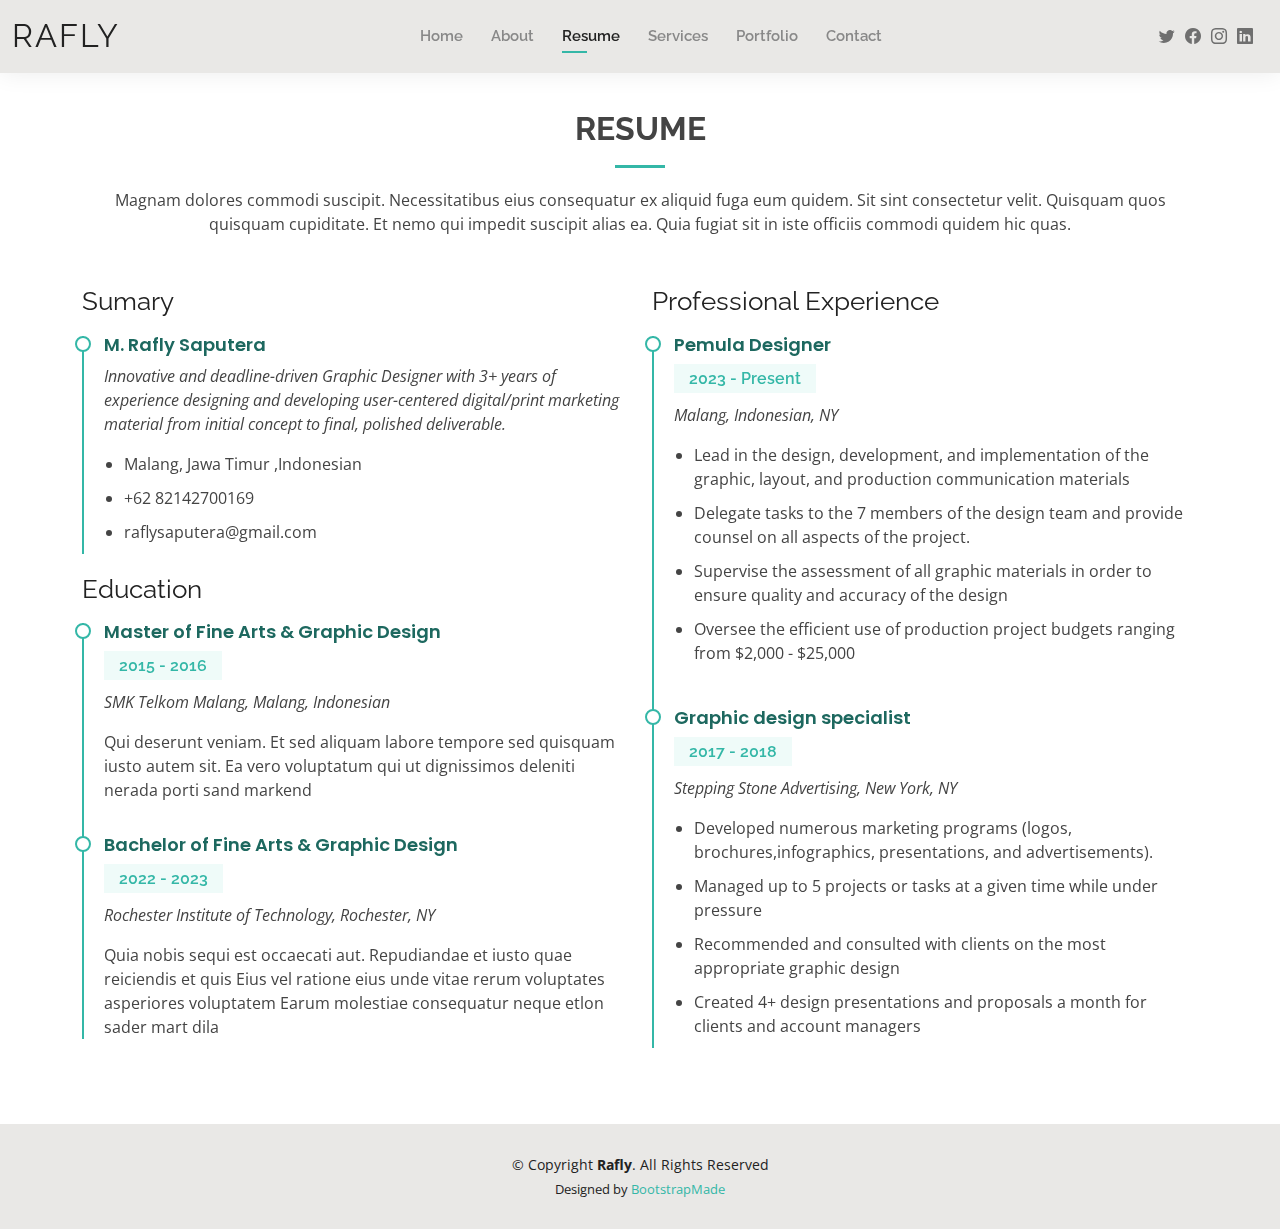
<file: resume.html>
<!DOCTYPE html>
<html lang="en">

<head>
  <meta charset="utf-8">
  <meta content="width=device-width, initial-scale=1.0" name="viewport">

  <title>Resume - Rafly</title>
  <meta content="" name="description">
  <meta content="" name="keywords">

  <!-- Favicons -->
  <link href="assets/img/favicon.png" rel="icon">
  <link href="assets/img/apple-touch-icon.png" rel="apple-touch-icon">

  <!-- Google Fonts -->
  <link href="https://fonts.googleapis.com/css?family=Open+Sans:300,300i,400,400i,600,600i,700,700i|Raleway:300,300i,400,400i,500,500i,600,600i,700,700i|Poppins:300,300i,400,400i,500,500i,600,600i,700,700i" rel="stylesheet">

  <!-- Vendor CSS Files -->
  <link href="assets/vendor/aos/aos.css" rel="stylesheet">
  <link href="assets/vendor/bootstrap/css/bootstrap.min.css" rel="stylesheet">
  <link href="assets/vendor/bootstrap-icons/bootstrap-icons.css" rel="stylesheet">
  <link href="assets/vendor/boxicons/css/boxicons.min.css" rel="stylesheet">
  <link href="assets/vendor/glightbox/css/glightbox.min.css" rel="stylesheet">
  <link href="assets/vendor/swiper/swiper-bundle.min.css" rel="stylesheet">

  <!-- Template Main CSS File -->
  <link href="assets/css/style.css" rel="stylesheet">

  <!-- =======================================================
  * Template Name: Kelly - v4.10.0
  * Template URL: https://bootstrapmade.com/kelly-free-bootstrap-cv-resume-html-template/
  * Author: BootstrapMade.com
  * License: https://bootstrapmade.com/license/
  ======================================================== -->
</head>

<body>

  <!-- ======= Header ======= -->
  <header id="header" class="fixed-top">
    <div class="container-fluid d-flex justify-content-between align-items-center">

      <h1 class="logo me-auto me-lg-0"><a href="index.html">Rafly</a></h1>
      <!-- Uncomment below if you prefer to use an image logo -->
      <!-- <a href="index.html" class="logo"><img src="assets/img/logo.png" alt="" class="img-fluid"></a>-->

      <nav id="navbar" class="navbar order-last order-lg-0">
        <ul>
          <li><a href="index.html">Home</a></li>
          <li><a href="about.html">About</a></li>
          <li><a class="active" href="resume.html">Resume</a></li>
          <li><a href="services.html">Services</a></li>
          <li><a href="portfolio.html">Portfolio</a></li>
          <li><a href="contact.html">Contact</a></li>
        </ul>
        <i class="bi bi-list mobile-nav-toggle"></i>
      </nav><!-- .navbar -->

      <div class="header-social-links">
        <a href="#" class="twitter"><i class="bi bi-twitter"></i></a>
        <a href="#" class="facebook"><i class="bi bi-facebook"></i></a>
        <a href="#" class="instagram"><i class="bi bi-instagram"></i></a>
        <a href="#" class="linkedin"><i class="bi bi-linkedin"></i></i></a>
      </div>

    </div>

  </header><!-- End Header -->

  <main id="main">

    <!-- ======= Resume Section ======= -->
    <section id="resume" class="resume">
      <div class="container" data-aos="fade-up">

        <div class="section-title">
          <h2>Resume</h2>
          <p>Magnam dolores commodi suscipit. Necessitatibus eius consequatur ex aliquid fuga eum quidem. Sit sint consectetur velit. Quisquam quos quisquam cupiditate. Et nemo qui impedit suscipit alias ea. Quia fugiat sit in iste officiis commodi quidem hic quas.</p>
        </div>

        <div class="row">
          <div class="col-lg-6">
            <h3 class="resume-title">Sumary</h3>
            <div class="resume-item pb-0">
              <h4>M. Rafly Saputera</h4>
              <p><em>Innovative and deadline-driven Graphic Designer with 3+ years of experience designing and developing user-centered digital/print marketing material from initial concept to final, polished deliverable.</em></p>
              <p>
              <ul>
                <li>Malang, Jawa Timur ,Indonesian</li>
                <li>+62 82142700169</li>
                <li>raflysaputera@gmail.com</li>
              </ul>
              </p>
            </div>

            <h3 class="resume-title">Education</h3>
            <div class="resume-item">
              <h4>Master of Fine Arts &amp; Graphic Design</h4>
              <h5>2015 - 2016</h5>
              <p><em>SMK Telkom Malang, Malang, Indonesian</em></p>
              <p>Qui deserunt veniam. Et sed aliquam labore tempore sed quisquam iusto autem sit. Ea vero voluptatum qui ut dignissimos deleniti nerada porti sand markend</p>
            </div>
            <div class="resume-item">
              <h4>Bachelor of Fine Arts &amp; Graphic Design</h4>
              <h5>2022 - 2023</h5>
              <p><em>Rochester Institute of Technology, Rochester, NY</em></p>
              <p>Quia nobis sequi est occaecati aut. Repudiandae et iusto quae reiciendis et quis Eius vel ratione eius unde vitae rerum voluptates asperiores voluptatem Earum molestiae consequatur neque etlon sader mart dila</p>
            </div>
          </div>
          <div class="col-lg-6">
            <h3 class="resume-title">Professional Experience</h3>
            <div class="resume-item">
              <h4>Pemula Designer</h4>
              <h5>2023 - Present</h5>
              <p><em>Malang, Indonesian, NY </em></p>
              <p>
              <ul>
                <li>Lead in the design, development, and implementation of the graphic, layout, and production communication materials</li>
                <li>Delegate tasks to the 7 members of the design team and provide counsel on all aspects of the project. </li>
                <li>Supervise the assessment of all graphic materials in order to ensure quality and accuracy of the design</li>
                <li>Oversee the efficient use of production project budgets ranging from $2,000 - $25,000</li>
              </ul>
              </p>
            </div>
            <div class="resume-item">
              <h4>Graphic design specialist</h4>
              <h5>2017 - 2018</h5>
              <p><em>Stepping Stone Advertising, New York, NY</em></p>
              <p>
              <ul>
                <li>Developed numerous marketing programs (logos, brochures,infographics, presentations, and advertisements).</li>
                <li>Managed up to 5 projects or tasks at a given time while under pressure</li>
                <li>Recommended and consulted with clients on the most appropriate graphic design</li>
                <li>Created 4+ design presentations and proposals a month for clients and account managers</li>
              </ul>
              </p>
            </div>
          </div>
        </div>

      </div>
    </section><!-- End Resume Section -->

  </main><!-- End #main -->

  <!-- ======= Footer ======= -->
  <footer id="footer">
    <div class="container">
      <div class="copyright">
        &copy; Copyright <strong><span>Rafly</span></strong>. All Rights Reserved
      </div>
      <div class="credits">
        <!-- All the links in the footer should remain intact. -->
        <!-- You can delete the links only if you purchased the pro version. -->
        <!-- Licensing information: https://bootstrapmade.com/license/ -->
        <!-- Purchase the pro version with working PHP/AJAX contact form: https://bootstrapmade.com/kelly-free-bootstrap-cv-resume-html-template/ -->
        Designed by <a href="https://bootstrapmade.com/">BootstrapMade</a>
      </div>
    </div>
  </footer><!-- End  Footer -->

  <div id="preloader"></div>
  <a href="#" class="back-to-top d-flex align-items-center justify-content-center"><i class="bi bi-arrow-up-short"></i></a>

  <!-- Vendor JS Files -->
  <script src="assets/vendor/purecounter/purecounter_vanilla.js"></script>
  <script src="assets/vendor/aos/aos.js"></script>
  <script src="assets/vendor/bootstrap/js/bootstrap.bundle.min.js"></script>
  <script src="assets/vendor/glightbox/js/glightbox.min.js"></script>
  <script src="assets/vendor/isotope-layout/isotope.pkgd.min.js"></script>
  <script src="assets/vendor/swiper/swiper-bundle.min.js"></script>
  <script src="assets/vendor/waypoints/noframework.waypoints.js"></script>
  <script src="assets/vendor/php-email-form/validate.js"></script>

  <!-- Template Main JS File -->
  <script src="assets/js/main.js"></script>

</body>

</html>
</file>
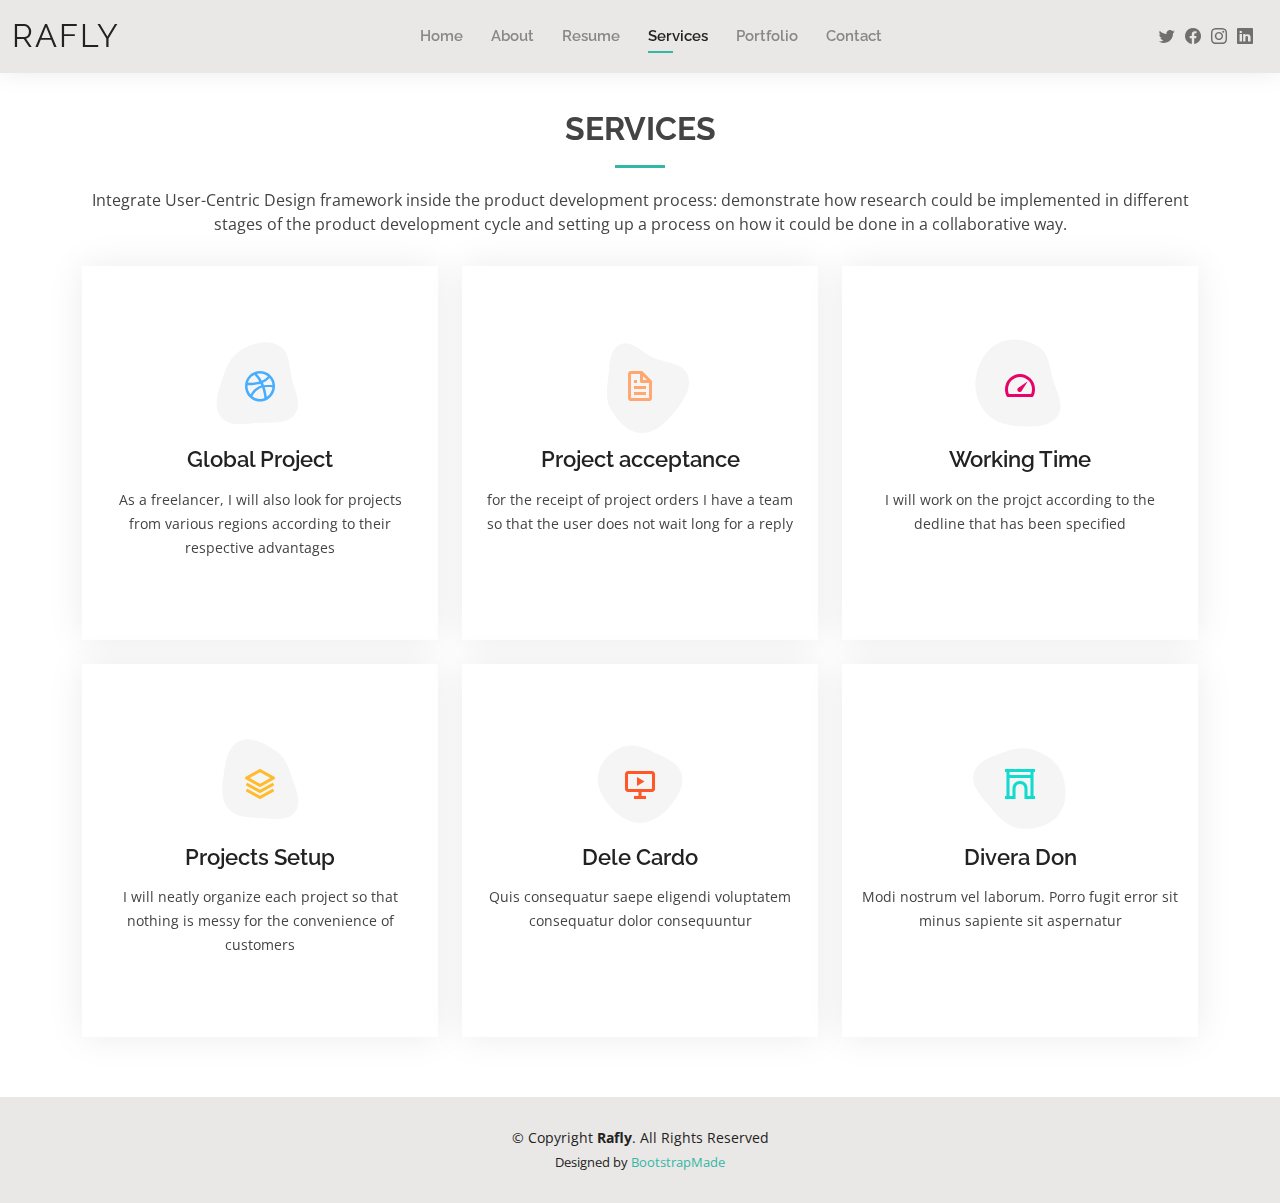
<file: services.html>
<!DOCTYPE html>
<html lang="en">

<head>
  <meta charset="utf-8">
  <meta content="width=device-width, initial-scale=1.0" name="viewport">

  <title>Services - Rafly</title>
  <meta content="" name="description">
  <meta content="" name="keywords">

  <!-- Favicons -->
  <link href="assets/img/favicon.png" rel="icon">
  <link href="assets/img/apple-touch-icon.png" rel="apple-touch-icon">

  <!-- Google Fonts -->
  <link href="https://fonts.googleapis.com/css?family=Open+Sans:300,300i,400,400i,600,600i,700,700i|Raleway:300,300i,400,400i,500,500i,600,600i,700,700i|Poppins:300,300i,400,400i,500,500i,600,600i,700,700i" rel="stylesheet">

  <!-- Vendor CSS Files -->
  <link href="assets/vendor/aos/aos.css" rel="stylesheet">
  <link href="assets/vendor/bootstrap/css/bootstrap.min.css" rel="stylesheet">
  <link href="assets/vendor/bootstrap-icons/bootstrap-icons.css" rel="stylesheet">
  <link href="assets/vendor/boxicons/css/boxicons.min.css" rel="stylesheet">
  <link href="assets/vendor/glightbox/css/glightbox.min.css" rel="stylesheet">
  <link href="assets/vendor/swiper/swiper-bundle.min.css" rel="stylesheet">

  <!-- Template Main CSS File -->
  <link href="assets/css/style.css" rel="stylesheet">

  <!-- =======================================================
  * Template Name: Kelly - v4.10.0
  * Template URL: https://bootstrapmade.com/kelly-free-bootstrap-cv-resume-html-template/
  * Author: BootstrapMade.com
  * License: https://bootstrapmade.com/license/
  ======================================================== -->
</head>

<body>

  <!-- ======= Header ======= -->
  <header id="header" class="fixed-top">
    <div class="container-fluid d-flex justify-content-between align-items-center">

      <h1 class="logo me-auto me-lg-0"><a href="index.html">Rafly</a></h1>
      <!-- Uncomment below if you prefer to use an image logo -->
      <!-- <a href="index.html" class="logo"><img src="assets/img/logo.png" alt="" class="img-fluid"></a>-->

      <nav id="navbar" class="navbar order-last order-lg-0">
        <ul>
          <li><a href="index.html">Home</a></li>
          <li><a href="about.html">About</a></li>
          <li><a href="resume.html">Resume</a></li>
          <li><a class="active" href="services.html">Services</a></li>
          <li><a href="portfolio.html">Portfolio</a></li>
          <li><a href="contact.html">Contact</a></li>
        </ul>
        <i class="bi bi-list mobile-nav-toggle"></i>
      </nav><!-- .navbar -->

      <div class="header-social-links">
        <a href="#" class="twitter"><i class="bi bi-twitter"></i></a>
        <a href="#" class="facebook"><i class="bi bi-facebook"></i></a>
        <a href="#" class="instagram"><i class="bi bi-instagram"></i></a>
        <a href="#" class="linkedin"><i class="bi bi-linkedin"></i></i></a>
      </div>

    </div>

  </header><!-- End Header -->

  <main id="main">

    <!-- ======= Services Section ======= -->
    <section id="services" class="services">
      <div class="container" data-aos="fade-up">

        <div class="section-title">
          <h2>Services</h2>
          <p>Integrate User-Centric Design framework inside the product development process:
             demonstrate how research could be implemented in different stages of the product 
             development cycle and setting up a process on how it could be done in a collaborative way.</p>
        </div>

        <div class="row">
          <div class="col-lg-4 col-md-6 d-flex align-items-stretch" data-aos="zoom-in" data-aos-delay="100">
            <div class="icon-box iconbox-blue">
              <div class="icon">
                <svg width="100" height="100" viewBox="0 0 600 600" xmlns="http://www.w3.org/2000/svg">
                  <path stroke="none" stroke-width="0" fill="#f5f5f5" d="M300,521.0016835830174C376.1290562159157,517.8887921683347,466.0731472004068,529.7835943286574,510.70327084640275,468.03025145048787C554.3714126377745,407.6079735673963,508.03601936045806,328.9844924480964,491.2728898941984,256.3432110539036C474.5976632858925,184.082847569629,479.9380746630129,96.60480741107993,416.23090153303,58.64404602377083C348.86323505073057,18.502131276798302,261.93793281208167,40.57373210992963,193.5410806939664,78.93577620505333C130.42746243093433,114.334589627462,98.30271207620316,179.96522072025542,76.75703585869454,249.04625023123273C51.97151888228291,328.5150500222984,13.704378332031375,421.85034740162234,66.52175969318436,486.19268352777647C119.04800174914682,550.1803526380478,217.28368757567262,524.383925680826,300,521.0016835830174"></path>
                </svg>
                <i class="bx bxl-dribbble"></i>
              </div>
              <h4><a href="">Global Project</a></h4>
              <p>As a freelancer, I will also look for projects from various regions according to their respective advantages</p>
            </div>
          </div>

          <div class="col-lg-4 col-md-6 d-flex align-items-stretch mt-4 mt-md-0" data-aos="zoom-in" data-aos-delay="200">
            <div class="icon-box iconbox-orange ">
              <div class="icon">
                <svg width="100" height="100" viewBox="0 0 600 600" xmlns="http://www.w3.org/2000/svg">
                  <path stroke="none" stroke-width="0" fill="#f5f5f5" d="M300,582.0697525312426C382.5290701553225,586.8405444964366,449.9789794690241,525.3245884688669,502.5850820975895,461.55621195738473C556.606425686781,396.0723002908107,615.8543463187945,314.28637112970534,586.6730223649479,234.56875336149918C558.9533121215079,158.8439757836574,454.9685369536778,164.00468322053177,381.49747125262974,130.76875717737553C312.15926192815925,99.40240125094834,248.97055460311594,18.661163978235184,179.8680185752513,50.54337015887873C110.5421016452524,82.52863877960104,119.82277516462835,180.83849132639028,109.12597500060166,256.43424936330496C100.08760227029461,320.3096726198365,92.17705696193138,384.0621239912766,124.79988738764834,439.7174275375508C164.83382741302287,508.01625554203684,220.96474134820875,577.5009287672846,300,582.0697525312426"></path>
                </svg>
                <i class="bx bx-file"></i>
              </div>
              <h4><a href="">Project acceptance</a></h4>
              <p>for the receipt of project orders I have a team so that the user does not wait long for a reply</p>
            </div>
          </div>

          <div class="col-lg-4 col-md-6 d-flex align-items-stretch mt-4 mt-lg-0" data-aos="zoom-in" data-aos-delay="300">
            <div class="icon-box iconbox-pink">
              <div class="icon">
                <svg width="100" height="100" viewBox="0 0 600 600" xmlns="http://www.w3.org/2000/svg">
                  <path stroke="none" stroke-width="0" fill="#f5f5f5" d="M300,541.5067337569781C382.14930387511276,545.0595476570109,479.8736841581634,548.3450877840088,526.4010558755058,480.5488172755941C571.5218469581645,414.80211281144784,517.5187510058486,332.0715597781072,496.52539010469104,255.14436215662573C477.37192572678356,184.95920475031193,473.57363656557914,105.61284051026155,413.0603344069578,65.22779650032875C343.27470386102294,18.654635553484475,251.2091493199835,5.337323636656869,175.0934190732945,40.62881213300186C97.87086631185822,76.43348514350839,51.98124368387456,156.15599469081315,36.44837278890362,239.84606092416172C21.716077023791087,319.22268207091537,43.775223500013084,401.1760424656574,96.891909868211,461.97329694683043C147.22146801428983,519.5804099606455,223.5754009179313,538.201503339737,300,541.5067337569781"></path>
                </svg>
                <i class="bx bx-tachometer"></i>
              </div>
              <h4><a href="">Working Time</a></h4>
              <p>I will work on the projct according to the dedline that has been specified</p>
            </div>
          </div>

          <div class="col-lg-4 col-md-6 d-flex align-items-stretch mt-4" data-aos="zoom-in" data-aos-delay="100">
            <div class="icon-box iconbox-yellow">
              <div class="icon">
                <svg width="100" height="100" viewBox="0 0 600 600" xmlns="http://www.w3.org/2000/svg">
                  <path stroke="none" stroke-width="0" fill="#f5f5f5" d="M300,503.46388370962813C374.79870501325706,506.71871716319447,464.8034551963731,527.1746412648533,510.4981551193396,467.86667711651364C555.9287308511215,408.9015244558933,512.6030010748507,327.5744911775523,490.211057578863,256.5855673507754C471.097692560561,195.9906835881958,447.69079081568157,138.11976852964426,395.19560036434837,102.3242989838813C329.3053358748298,57.3949838291264,248.02791733380457,8.279543830951368,175.87071277845988,42.242879143198664C103.41431057327972,76.34704239035025,93.79494320519305,170.9812938413882,81.28167332365135,250.07896920659033C70.17666984294237,320.27484674793965,64.84698225790005,396.69656628748305,111.28512138212992,450.4950937839243C156.20124167950087,502.5303643271138,231.32542653798444,500.4755392045468,300,503.46388370962813"></path>
                </svg>
                <i class="bx bx-layer"></i>
              </div>
              <h4><a href="">Projects Setup</a></h4>
              <p>I will neatly organize each project so that nothing is messy for the convenience of customers </p>
            </div>
          </div>

          <div class="col-lg-4 col-md-6 d-flex align-items-stretch mt-4" data-aos="zoom-in" data-aos-delay="200">
            <div class="icon-box iconbox-red">
              <div class="icon">
                <svg width="100" height="100" viewBox="0 0 600 600" xmlns="http://www.w3.org/2000/svg">
                  <path stroke="none" stroke-width="0" fill="#f5f5f5" d="M300,532.3542879108572C369.38199826031484,532.3153073249985,429.10787420159085,491.63046689027357,474.5244479745417,439.17860296908856C522.8885846962883,383.3225815378663,569.1668002868075,314.3205725914397,550.7432151929288,242.7694973846089C532.6665558377875,172.5657663291529,456.2379748765914,142.6223662098291,390.3689995646985,112.34683881706744C326.66090330228417,83.06452184765237,258.84405631176094,53.51806209861945,193.32584062364296,78.48882559362697C121.61183558270385,105.82097193414197,62.805066853699245,167.19869350419734,48.57481801355237,242.6138429142374C34.843463184063346,315.3850353017275,76.69343916112496,383.4422959591041,125.22947124332185,439.3748458443577C170.7312796277747,491.8107796887764,230.57421082200815,532.3932930995766,300,532.3542879108572"></path>
                </svg>
                <i class="bx bx-slideshow"></i>
              </div>
              <h4><a href="">Dele Cardo</a></h4>
              <p>Quis consequatur saepe eligendi voluptatem consequatur dolor consequuntur</p>
            </div>
          </div>

          <div class="col-lg-4 col-md-6 d-flex align-items-stretch mt-4" data-aos="zoom-in" data-aos-delay="300">
            <div class="icon-box iconbox-teal">
              <div class="icon">
                <svg width="100" height="100" viewBox="0 0 600 600" xmlns="http://www.w3.org/2000/svg">
                  <path stroke="none" stroke-width="0" fill="#f5f5f5" d="M300,566.797414625762C385.7384707136149,576.1784315230908,478.7894351017131,552.8928747891023,531.9192734346935,484.94944893311C584.6109503024035,417.5663521118492,582.489472248146,322.67544863468447,553.9536738515405,242.03673114598146C529.1557734026468,171.96086150256528,465.24506316201064,127.66468636344209,395.9583748389544,100.7403814666027C334.2173773831606,76.7482773500951,269.4350130405921,84.62216499799875,207.1952322260088,107.2889140133804C132.92018162631612,134.33871894543012,41.79353780512637,160.00259165414826,22.644507872594943,236.69541883565114C3.319112789854554,314.0945973066697,72.72355303640163,379.243833228382,124.04198916343866,440.3218312028393C172.9286146004772,498.5055451809895,224.45579914871206,558.5317968840102,300,566.797414625762"></path>
                </svg>
                <i class="bx bx-arch"></i>
              </div>
              <h4><a href="">Divera Don</a></h4>
              <p>Modi nostrum vel laborum. Porro fugit error sit minus sapiente sit aspernatur</p>
            </div>
          </div>

        </div>

      </div>
    </section><!-- End Services Section -->

  </main><!-- End #main -->

  <!-- ======= Footer ======= -->
  <footer id="footer">
    <div class="container">
      <div class="copyright">
        &copy; Copyright <strong><span>Rafly</span></strong>. All Rights Reserved
      </div>
      <div class="credits">
        <!-- All the links in the footer should remain intact. -->
        <!-- You can delete the links only if you purchased the pro version. -->
        <!-- Licensing information: https://bootstrapmade.com/license/ -->
        <!-- Purchase the pro version with working PHP/AJAX contact form: https://bootstrapmade.com/kelly-free-bootstrap-cv-resume-html-template/ -->
        Designed by <a href="https://bootstrapmade.com/">BootstrapMade</a>
      </div>
    </div>
  </footer><!-- End  Footer -->

  <div id="preloader"></div>
  <a href="#" class="back-to-top d-flex align-items-center justify-content-center"><i class="bi bi-arrow-up-short"></i></a>

  <!-- Vendor JS Files -->
  <script src="assets/vendor/purecounter/purecounter_vanilla.js"></script>
  <script src="assets/vendor/aos/aos.js"></script>
  <script src="assets/vendor/bootstrap/js/bootstrap.bundle.min.js"></script>
  <script src="assets/vendor/glightbox/js/glightbox.min.js"></script>
  <script src="assets/vendor/isotope-layout/isotope.pkgd.min.js"></script>
  <script src="assets/vendor/swiper/swiper-bundle.min.js"></script>
  <script src="assets/vendor/waypoints/noframework.waypoints.js"></script>
  <script src="assets/vendor/php-email-form/validate.js"></script>

  <!-- Template Main JS File -->
  <script src="assets/js/main.js"></script>

</body>

</html>
</file>
<file: assets/css/style.css>
/**
* Template Name: Kelly - v4.10.0
* Template URL: https://bootstrapmade.com/kelly-free-bootstrap-cv-resume-html-template/
* Author: BootstrapMade.com
* License: https://bootstrapmade.com/license/
*/

/*--------------------------------------------------------------
# General
--------------------------------------------------------------*/
body {
  font-family: "Open Sans", sans-serif;
  color: #444444;
}

a {
  color: #34b7a7;
  text-decoration: none;
}

a:hover {
  color: #51cdbe;
  text-decoration: none;
}

h1,
h2,
h3,
h4,
h5,
h6 {
  font-family: "Raleway", sans-serif;
}

#main {
  margin-top: 50px;
}

@media (max-width: 992px) {
  #main {
    margin-top: 30px;
  }
}

/*--------------------------------------------------------------
# Preloader
--------------------------------------------------------------*/
#preloader {
  position: fixed;
  top: 0;
  left: 0;
  right: 0;
  bottom: 0;
  z-index: 9999;
  overflow: hidden;
  background: #fff;
}

#preloader:before {
  content: "";
  position: fixed;
  top: calc(50% - 30px);
  left: calc(50% - 30px);
  border: 6px solid #34b7a7;
  border-top-color: #dcf5f2;
  border-radius: 50%;
  width: 60px;
  height: 60px;
  -webkit-animation: animate-preloader 1s linear infinite;
  animation: animate-preloader 1s linear infinite;
}

@-webkit-keyframes animate-preloader {
  0% {
    transform: rotate(0deg);
  }

  100% {
    transform: rotate(360deg);
  }
}

@keyframes animate-preloader {
  0% {
    transform: rotate(0deg);
  }

  100% {
    transform: rotate(360deg);
  }
}

/*--------------------------------------------------------------
# Back to top button
--------------------------------------------------------------*/
.back-to-top {
  position: fixed;
  visibility: hidden;
  opacity: 0;
  right: 15px;
  bottom: 15px;
  z-index: 996;
  background: #34b7a7;
  width: 40px;
  height: 40px;
  border-radius: 50px;
  transition: all 0.4s;
}

.back-to-top i {
  font-size: 24px;
  color: #fff;
  line-height: 0;
}

.back-to-top:hover {
  background: #49cbbb;
  color: #fff;
}

.back-to-top.active {
  visibility: visible;
  opacity: 1;
}

/*--------------------------------------------------------------
# Header
--------------------------------------------------------------*/
#header {
  background: #e9e8e6;
  box-shadow: 0px 0px 25px 0 rgba(0, 0, 0, 0.08);
  z-index: 997;
  padding: 15px 0;
}

#header .logo {
  font-size: 32px;
  margin: 0;
  padding: 0;
  line-height: 1;
  font-weight: 400;
  letter-spacing: 2px;
  text-transform: uppercase;
}

#header .logo a {
  color: #222222;
}

#header .logo img {
  max-height: 40px;
}

@media (max-width: 992px) {
  #header .logo {
    font-size: 28px;
  }
}

/*--------------------------------------------------------------
# Header Social Links
--------------------------------------------------------------*/
.header-social-links {
  padding-right: 15px;
}

.header-social-links a {
  color: #6f6f6f;
  padding-left: 6px;
  display: inline-block;
  line-height: 0px;
  transition: 0.3s;
  font-size: 16px;
}

.header-social-links a:hover {
  color: #34b7a7;
}

/*--------------------------------------------------------------
# Navigation Menu
--------------------------------------------------------------*/
/**
* Desktop Navigation 
*/
.navbar {
  padding: 0;
}

.navbar ul {
  margin: 0;
  padding: 0;
  display: flex;
  list-style: none;
  align-items: center;
}

.navbar li {
  position: relative;
  padding: 10px 0 10px 28px;
}

.navbar a,
.navbar a:focus {
  display: flex;
  align-items: center;
  justify-content: space-between;
  font-family: "Raleway", sans-serif;
  font-size: 15px;
  font-weight: 600;
  color: #888888;
  white-space: nowrap;
  transition: 0.3s;
  position: relative;
}

.navbar a i,
.navbar a:focus i {
  font-size: 12px;
  line-height: 0;
  margin-left: 5px;
}

.navbar>ul>li>a:before {
  content: "";
  position: absolute;
  width: 0;
  height: 2px;
  bottom: -5px;
  left: 0;
  background-color: #34b7a7;
  visibility: hidden;
  width: 0px;
  transition: all 0.3s ease-in-out 0s;
}

.navbar a:hover:before,
.navbar li:hover>a:before,
.navbar .active:before {
  visibility: visible;
  width: 25px;
}

.navbar a:hover,
.navbar .active,
.navbar .active:focus,
.navbar li:hover>a {
  color: #222222;
}

.navbar .dropdown ul {
  display: block;
  position: absolute;
  left: 14px;
  top: calc(100% + 30px);
  margin: 0;
  padding: 10px 0;
  z-index: 99;
  opacity: 0;
  visibility: hidden;
  background: #fff;
  box-shadow: 0px 0px 30px rgba(127, 137, 161, 0.25);
  transition: 0.3s;
  border-radius: 4px;
}

.navbar .dropdown ul li {
  min-width: 200px;
  padding: 0;
}

.navbar .dropdown ul a {
  padding: 10px 20px;
  font-size: 15px;
  text-transform: none;
  font-weight: 600;
}

.navbar .dropdown ul a i {
  font-size: 12px;
}

.navbar .dropdown ul a:hover,
.navbar .dropdown ul .active:hover,
.navbar .dropdown ul li:hover>a {
  color: #34b7a7;
}

.navbar .dropdown:hover>ul {
  opacity: 1;
  top: 100%;
  visibility: visible;
}

.navbar .dropdown .dropdown ul {
  top: 0;
  left: calc(100% - 30px);
  visibility: hidden;
}

.navbar .dropdown .dropdown:hover>ul {
  opacity: 1;
  top: 0;
  left: 100%;
  visibility: visible;
}

@media (max-width: 1366px) {
  .navbar .dropdown .dropdown ul {
    left: -90%;
  }

  .navbar .dropdown .dropdown:hover>ul {
    left: -100%;
  }
}

/**
* Mobile Navigation 
*/
.mobile-nav-toggle {
  color: #222222;
  font-size: 28px;
  cursor: pointer;
  display: none;
  line-height: 0;
  transition: 0.5s;
}

.mobile-nav-toggle.bi-x {
  color: #fff;
}

@media (max-width: 991px) {
  .mobile-nav-toggle {
    display: block;
  }

  .navbar ul {
    display: none;
  }
}

.navbar-mobile {
  position: fixed;
  overflow: hidden;
  top: 0;
  right: 0;
  left: 0;
  bottom: 0;
  background: rgba(9, 9, 9, 0.9);
  transition: 0.3s;
  z-index: 999;
}

.navbar-mobile .mobile-nav-toggle {
  position: absolute;
  top: 15px;
  right: 15px;
}

.navbar-mobile ul {
  display: block;
  position: absolute;
  top: 55px;
  right: 15px;
  bottom: 15px;
  left: 15px;
  padding: 10px 0;
  border-radius: 10px;
  background-color: #fff;
  overflow-y: auto;
  transition: 0.3s;
}

.navbar-mobile a,
.navbar-mobile a:focus {
  font-size: 15px;
  padding-right: 15px;
  color: #222222;
}

.navbar-mobile a:hover,
.navbar-mobile .active,
.navbar-mobile li:hover>a {
  color: #34b7a7;
}

.navbar-mobile .getstarted,
.navbar-mobile .getstarted:focus {
  margin: 15px;
}

.navbar-mobile .dropdown ul {
  position: static;
  display: none;
  margin: 10px 20px;
  padding: 10px 0;
  z-index: 99;
  opacity: 1;
  visibility: visible;
  background: #fff;
  box-shadow: 0px 0px 30px rgba(127, 137, 161, 0.25);
}

.navbar-mobile .dropdown ul li {
  min-width: 200px;
}

.navbar-mobile .dropdown ul a {
  padding: 10px 20px;
}

.navbar-mobile .dropdown ul a i {
  font-size: 12px;
}

.navbar-mobile .dropdown ul a:hover,
.navbar-mobile .dropdown ul .active:hover,
.navbar-mobile .dropdown ul li:hover>a {
  color: #34b7a7;
}

.navbar-mobile .dropdown>.dropdown-active {
  display: block;
}

/*--------------------------------------------------------------
# Hero Section
--------------------------------------------------------------*/
#hero {
  width: 100%;
  height: 100vh;
  background: url("../img/aku.jpeg") top right;
  background-size: cover;
  background-repeat: no-repeat;
}

#hero .container {
  padding-top: 70px;
  position: relative;
}

@media (max-width: 992px) {
  #hero .container {
    padding-top: 58px;
  }
}

#hero h1 {
  margin: 0;
  font-size: 48px;
  font-weight: 700;
  line-height: 56px;
  color: #222222;
}

#hero h2 {
  color: #6f6f6f;
  margin: 10px 0 0 0;
  font-size: 22px;
}

#hero .btn-about {
  font-family: "Raleway", sans-serif;
  text-transform: uppercase;
  font-weight: 600;
  font-size: 12px;
  letter-spacing: 1px;
  display: inline-block;
  padding: 12px 40px;
  border-radius: 50px;
  transition: 0.5s;
  margin-top: 30px;
  color: #fff;
  background: #34b7a7;
}

#hero .btn-about:hover {
  background: #3dc8b7;
}

@media (min-width: 1024px) {
  #hero {
    background-attachment: fixed;
  }
}

@media (max-width: 992px) {
  #hero:before {
    content: "";
    background: rgba(255, 255, 255, 0.8);
    position: absolute;
    bottom: 0;
    top: 0;
    left: 0;
    right: 0;
  }

  #hero h1 {
    font-size: 28px;
    line-height: 36px;
  }

  #hero h2 {
    font-size: 18px;
    line-height: 24px;
  }
}

/*--------------------------------------------------------------
# Sections General
--------------------------------------------------------------*/
section {
  padding: 60px 0;
}

.section-bg {
  background-color: #e7f8f6;
}

.section-title {
  text-align: center;
  padding-bottom: 30px;
}

.section-title h2 {
  font-size: 32px;
  font-weight: bold;
  text-transform: uppercase;
  margin-bottom: 20px;
  padding-bottom: 20px;
  position: relative;
}

.section-title h2::after {
  content: "";
  position: absolute;
  display: block;
  width: 50px;
  height: 3px;
  background: #34b7a7;
  bottom: 0;
  left: calc(50% - 25px);
}

.section-title p {
  margin-bottom: 0;
}

/*--------------------------------------------------------------
# Cta
--------------------------------------------------------------*/
.cta {
  background: linear-gradient(rgba(0, 0, 0, 0.6), rgba(0, 0, 0, 0.6)), url("../img/bg-1.jpg") fixed center center;
  background-size: cover;
  padding: 80px 0;
}

.cta h3 {
  color: #fff;
  font-size: 28px;
  font-weight: 700;
}

.cta p {
  color: #fff;
}

.cta .cta-btn {
  font-family: "Raleway", sans-serif;
  text-transform: uppercase;
  font-weight: 500;
  font-size: 16px;
  letter-spacing: 1px;
  display: inline-block;
  padding: 8px 20px;
  border-radius: 2px;
  transition: 0.5s;
  margin: 10px;
  border: 2px solid #fff;
  color: #fff;
}

.cta .cta-btn:hover {
  background: #34b7a7;
  border: 2px solid #34b7a7;
}

@media (max-width: 1024px) {
  .cta {
    background-attachment: scroll;
  }
}

@media (min-width: 769px) {
  .cta .cta-btn-container {
    display: flex;
    align-items: center;
    justify-content: flex-end;
  }
}

/*--------------------------------------------------------------
# About
--------------------------------------------------------------*/
.about .content h3 {
  font-weight: 700;
  font-size: 26px;
  color: #555555;
}

.about .content ul {
  list-style: none;
  padding: 0;
}

.about .content ul li {
  padding-bottom: 10px;
}

.about .content ul i {
  font-size: 20px;
  padding-right: 2px;
  color: #34b7a7;
}

.about .content p:last-child {
  margin-bottom: 0;
}

/*--------------------------------------------------------------
# Skills
--------------------------------------------------------------*/
.skills .progress {
  height: 60px;
  display: block;
  background: none;
  border-radius: 0;
}

.skills .progress .skill {
  padding: 10px 0;
  margin: 0 0 6px 0;
  text-transform: uppercase;
  display: block;
  font-weight: 600;
  font-family: "Poppins", sans-serif;
  color: #222222;
}

.skills .progress .skill .val {
  float: right;
  font-style: normal;
}

.skills .progress-bar-wrap {
  background: #f3f3f3;
}

.skills .progress-bar {
  width: 1px;
  height: 10px;
  transition: 0.9s;
  background-color: #34b7a7;
}

/*--------------------------------------------------------------
# Facts
--------------------------------------------------------------*/
.facts .counters span {
  font-size: 48px;
  display: block;
  color: #34b7a7;
}

.facts .counters p {
  padding: 0;
  margin: 0 0 20px 0;
  font-family: "Raleway", sans-serif;
  font-size: 14px;
}

/*--------------------------------------------------------------
# Testimonials
--------------------------------------------------------------*/
.testimonials .section-header {
  margin-bottom: 40px;
}

.testimonials .testimonials-carousel,
.testimonials .testimonials-slider {
  overflow: hidden;
}

.testimonials .testimonial-item {
  text-align: center;
}

.testimonials .testimonial-item .testimonial-img {
  width: 120px;
  border-radius: 50%;
  border: 4px solid #fff;
  margin: 0 auto;
}

.testimonials .testimonial-item h3 {
  font-size: 20px;
  font-weight: bold;
  margin: 10px 0 5px 0;
  color: #111;
}

.testimonials .testimonial-item h4 {
  font-size: 14px;
  color: #999;
  margin: 0 0 15px 0;
}

.testimonials .testimonial-item .quote-icon-left,
.testimonials .testimonial-item .quote-icon-right {
  color: #c8efea;
  font-size: 26px;
}

.testimonials .testimonial-item .quote-icon-left {
  display: inline-block;
  left: -5px;
  position: relative;
}

.testimonials .testimonial-item .quote-icon-right {
  display: inline-block;
  right: -5px;
  position: relative;
  top: 10px;
}

.testimonials .testimonial-item p {
  font-style: italic;
  margin: 0 auto 15px auto;
}

@media (min-width: 992px) {
  .testimonials .testimonial-item p {
    width: 80%;
  }
}

.testimonials .swiper-pagination {
  margin-top: 20px;
  position: relative;
}

.testimonials .swiper-pagination .swiper-pagination-bullet {
  width: 12px;
  height: 12px;
  background-color: #fff;
  opacity: 1;
  border: 1px solid #34b7a7;
}

.testimonials .swiper-pagination .swiper-pagination-bullet-active {
  background-color: #34b7a7;
}

/*--------------------------------------------------------------
# Resume
--------------------------------------------------------------*/
.resume .resume-title {
  font-size: 26px;
  font-weight: 400;
  margin-top: 20px;
  margin-bottom: 20px;
  color: #222222;
}

.resume .resume-item {
  padding: 0 0 20px 20px;
  margin-top: -2px;
  border-left: 2px solid #34b7a7;
  position: relative;
}

.resume .resume-item h4 {
  line-height: 18px;
  font-size: 18px;
  font-weight: 600;
  font-family: "Poppins", sans-serif;
  color: #1d685f;
  margin-bottom: 10px;
}

.resume .resume-item h5 {
  font-size: 16px;
  background: #effbf9;
  padding: 5px 15px;
  display: inline-block;
  font-weight: 600;
  margin-bottom: 10px;
  color: #34b7a7;
}

.resume .resume-item ul {
  padding-left: 20px;
}

.resume .resume-item ul li {
  padding-bottom: 10px;
}

.resume .resume-item:last-child {
  padding-bottom: 0;
}

.resume .resume-item::before {
  content: "";
  position: absolute;
  width: 16px;
  height: 16px;
  border-radius: 50px;
  left: -9px;
  top: 0;
  background: #fff;
  border: 2px solid #34b7a7;
}

/*--------------------------------------------------------------
# Services
--------------------------------------------------------------*/
.services .icon-box {
  text-align: center;
  padding: 70px 20px 80px 20px;
  transition: all ease-in-out 0.3s;
  background: #fff;
  box-shadow: 0px 0 35px 0 rgba(0, 0, 0, 0.08);
}

.services .icon-box .icon {
  margin: 0 auto;
  width: 100px;
  height: 100px;
  display: flex;
  align-items: center;
  justify-content: center;
  transition: ease-in-out 0.3s;
  position: relative;
}

.services .icon-box .icon i {
  font-size: 36px;
  transition: 0.5s;
  position: relative;
}

.services .icon-box .icon svg {
  position: absolute;
  top: 0;
  left: 0;
}

.services .icon-box .icon svg path {
  transition: 0.5s;
  fill: #f5f5f5;
}

.services .icon-box h4 {
  font-weight: 600;
  margin: 10px 0 15px 0;
  font-size: 22px;
}

.services .icon-box h4 a {
  color: #222222;
  transition: ease-in-out 0.3s;
}

.services .icon-box p {
  line-height: 24px;
  font-size: 14px;
  margin-bottom: 0;
}

.services .iconbox-blue i {
  color: #47aeff;
}

.services .iconbox-blue:hover .icon i {
  color: #fff;
}

.services .iconbox-blue:hover .icon path {
  fill: #47aeff;
}

.services .iconbox-orange i {
  color: #ffa76e;
}

.services .iconbox-orange:hover .icon i {
  color: #fff;
}

.services .iconbox-orange:hover .icon path {
  fill: #ffa76e;
}

.services .iconbox-pink i {
  color: #e80368;
}

.services .iconbox-pink:hover .icon i {
  color: #fff;
}

.services .iconbox-pink:hover .icon path {
  fill: #e80368;
}

.services .iconbox-yellow i {
  color: #ffbb2c;
}

.services .iconbox-yellow:hover .icon i {
  color: #fff;
}

.services .iconbox-yellow:hover .icon path {
  fill: #ffbb2c;
}

.services .iconbox-red i {
  color: #ff5828;
}

.services .iconbox-red:hover .icon i {
  color: #fff;
}

.services .iconbox-red:hover .icon path {
  fill: #ff5828;
}

.services .iconbox-teal i {
  color: #11dbcf;
}

.services .iconbox-teal:hover .icon i {
  color: #fff;
}

.services .iconbox-teal:hover .icon path {
  fill: #11dbcf;
}

/*--------------------------------------------------------------
# Portfolio
--------------------------------------------------------------*/
.portfolio .portfolio-item {
  margin-bottom: 30px;
}

.portfolio #portfolio-flters {
  padding: 0;
  margin: 0 auto 20px auto;
  list-style: none;
  text-align: center;
}

.portfolio #portfolio-flters li {
  cursor: pointer;
  display: inline-block;
  padding: 8px 16px 10px 16px;
  font-size: 13px;
  font-weight: 500;
  line-height: 1;
  text-transform: uppercase;
  color: #444444;
  margin-bottom: 5px;
  transition: all 0.3s ease-in-out;
  border-radius: 50px;
}

.portfolio #portfolio-flters li:hover,
.portfolio #portfolio-flters li.filter-active {
  color: #fff;
  background: #34b7a7;
}

.portfolio #portfolio-flters li:last-child {
  margin-right: 0;
}

.portfolio .portfolio-wrap {
  transition: 0.3s;
  position: relative;
  overflow: hidden;
  z-index: 1;
  background: rgba(34, 34, 34, 0.6);
}

.portfolio .portfolio-wrap::before {
  content: "";
  background: rgba(34, 34, 34, 0.6);
  position: absolute;
  left: 0;
  right: 0;
  top: 0;
  bottom: 0;
  transition: all ease-in-out 0.3s;
  z-index: 2;
  opacity: 0;
}

.portfolio .portfolio-wrap img {
  transition: all ease-in-out 0.3s;
}

.portfolio .portfolio-wrap .portfolio-info {
  opacity: 0;
  position: absolute;
  top: 0;
  left: 0;
  right: 0;
  bottom: 0;
  z-index: 3;
  transition: all ease-in-out 0.3s;
  display: flex;
  flex-direction: column;
  justify-content: flex-end;
  align-items: flex-start;
  padding: 20px;
}

.portfolio .portfolio-wrap .portfolio-info h4 {
  font-size: 20px;
  color: #fff;
  font-weight: 600;
}

.portfolio .portfolio-wrap .portfolio-info p {
  color: rgba(255, 255, 255, 0.7);
  font-size: 14px;
  text-transform: uppercase;
  padding: 0;
  margin: 0;
  font-style: italic;
}

.portfolio .portfolio-wrap .portfolio-links {
  text-align: center;
  z-index: 4;
}

.portfolio .portfolio-wrap .portfolio-links a {
  color: #fff;
  margin: 0 5px 0 0;
  font-size: 28px;
  display: inline-block;
  transition: 0.3s;
}

.portfolio .portfolio-wrap .portfolio-links a:hover {
  color: #78d9cd;
}

.portfolio .portfolio-wrap:hover::before {
  opacity: 1;
}

.portfolio .portfolio-wrap:hover img {
  transform: scale(1.2);
}

.portfolio .portfolio-wrap:hover .portfolio-info {
  opacity: 1;
}

/*--------------------------------------------------------------
# Portfolio Details
--------------------------------------------------------------*/
.portfolio-details {
  padding-top: 0;
}

.portfolio-details .portfolio-details-slider img {
  width: 100%;
}

.portfolio-details .portfolio-details-slider .swiper-pagination {
  margin-top: 20px;
  position: relative;
}

.portfolio-details .portfolio-details-slider .swiper-pagination .swiper-pagination-bullet {
  width: 12px;
  height: 12px;
  background-color: #fff;
  opacity: 1;
  border: 1px solid #34b7a7;
}

.portfolio-details .portfolio-details-slider .swiper-pagination .swiper-pagination-bullet-active {
  background-color: #34b7a7;
}

.portfolio-details .portfolio-info {
  padding: 30px;
  box-shadow: 0px 0 30px rgba(34, 34, 34, 0.08);
}

.portfolio-details .portfolio-info h3 {
  font-size: 22px;
  font-weight: 700;
  margin-bottom: 20px;
  padding-bottom: 20px;
  border-bottom: 1px solid #eee;
}

.portfolio-details .portfolio-info ul {
  list-style: none;
  padding: 0;
  font-size: 15px;
}

.portfolio-details .portfolio-info ul li+li {
  margin-top: 10px;
}

.portfolio-details .portfolio-description {
  padding-top: 30px;
}

.portfolio-details .portfolio-description h2 {
  font-size: 26px;
  font-weight: 700;
  margin-bottom: 20px;
}

.portfolio-details .portfolio-description p {
  padding: 0;
}

/*--------------------------------------------------------------
# Contact
--------------------------------------------------------------*/
.contact .info {
  width: 100%;
  background: #fff;
}

.contact .info i {
  font-size: 20px;
  color: #34b7a7;
  float: left;
  width: 44px;
  height: 44px;
  background: #effbf9;
  display: flex;
  justify-content: center;
  align-items: center;
  border-radius: 50px;
  transition: all 0.3s ease-in-out;
}

.contact .info h4 {
  padding: 0 0 0 60px;
  font-size: 22px;
  font-weight: 600;
  margin-bottom: 5px;
  color: #222222;
}

.contact .info p {
  padding: 0 0 0 60px;
  margin-bottom: 0;
  font-size: 14px;
  color: #555555;
}

.contact .info .email,
.contact .info .phone {
  margin-top: 40px;
}

.contact .info .email:hover i,
.contact .info .address:hover i,
.contact .info .phone:hover i {
  background: #34b7a7;
  color: #fff;
}

.contact .php-email-form {
  width: 100%;
  background: #fff;
}

.contact .php-email-form .form-group {
  padding-bottom: 8px;
}

.contact .php-email-form .error-message {
  display: none;
  color: #fff;
  background: #ed3c0d;
  text-align: center;
  padding: 15px;
  font-weight: 600;
}

.contact .php-email-form .sent-message {
  display: none;
  color: #fff;
  background: #18d26e;
  text-align: center;
  padding: 15px;
  font-weight: 600;
}

.contact .php-email-form .loading {
  display: none;
  background: #fff;
  text-align: center;
  padding: 15px;
}

.contact .php-email-form .loading:before {
  content: "";
  display: inline-block;
  border-radius: 50%;
  width: 24px;
  height: 24px;
  margin: 0 10px -6px 0;
  border: 3px solid #18d26e;
  border-top-color: #eee;
  -webkit-animation: animate-loading 1s linear infinite;
  animation: animate-loading 1s linear infinite;
}

.contact .php-email-form input,
.contact .php-email-form textarea {
  border-radius: 4px;
  box-shadow: none;
  font-size: 14px;
}

.contact .php-email-form input:focus,
.contact .php-email-form textarea:focus {
  border-color: #34b7a7;
}

.contact .php-email-form input {
  height: 44px;
}

.contact .php-email-form textarea {
  padding: 10px 12px;
}

.contact .php-email-form button[type=submit] {
  background: #34b7a7;
  border: 0;
  padding: 10px 30px 12px 30px;
  color: #fff;
  transition: 0.4s;
  border-radius: 50px;
}

.contact .php-email-form button[type=submit]:hover {
  background: #3dc8b7;
}

@-webkit-keyframes animate-loading {
  0% {
    transform: rotate(0deg);
  }

  100% {
    transform: rotate(360deg);
  }
}

@keyframes animate-loading {
  0% {
    transform: rotate(0deg);
  }

  100% {
    transform: rotate(360deg);
  }
}

/*--------------------------------------------------------------
# Footer
--------------------------------------------------------------*/
#footer {
  background: #e9e8e6;
  padding: 30px 0;
  color: #222222;
  font-size: 14px;
  text-align: center;
}

#footer .credits {
  padding-top: 5px;
  font-size: 13px;
}

#footer .credits a {
  color: #34b7a7;
}
</file>
